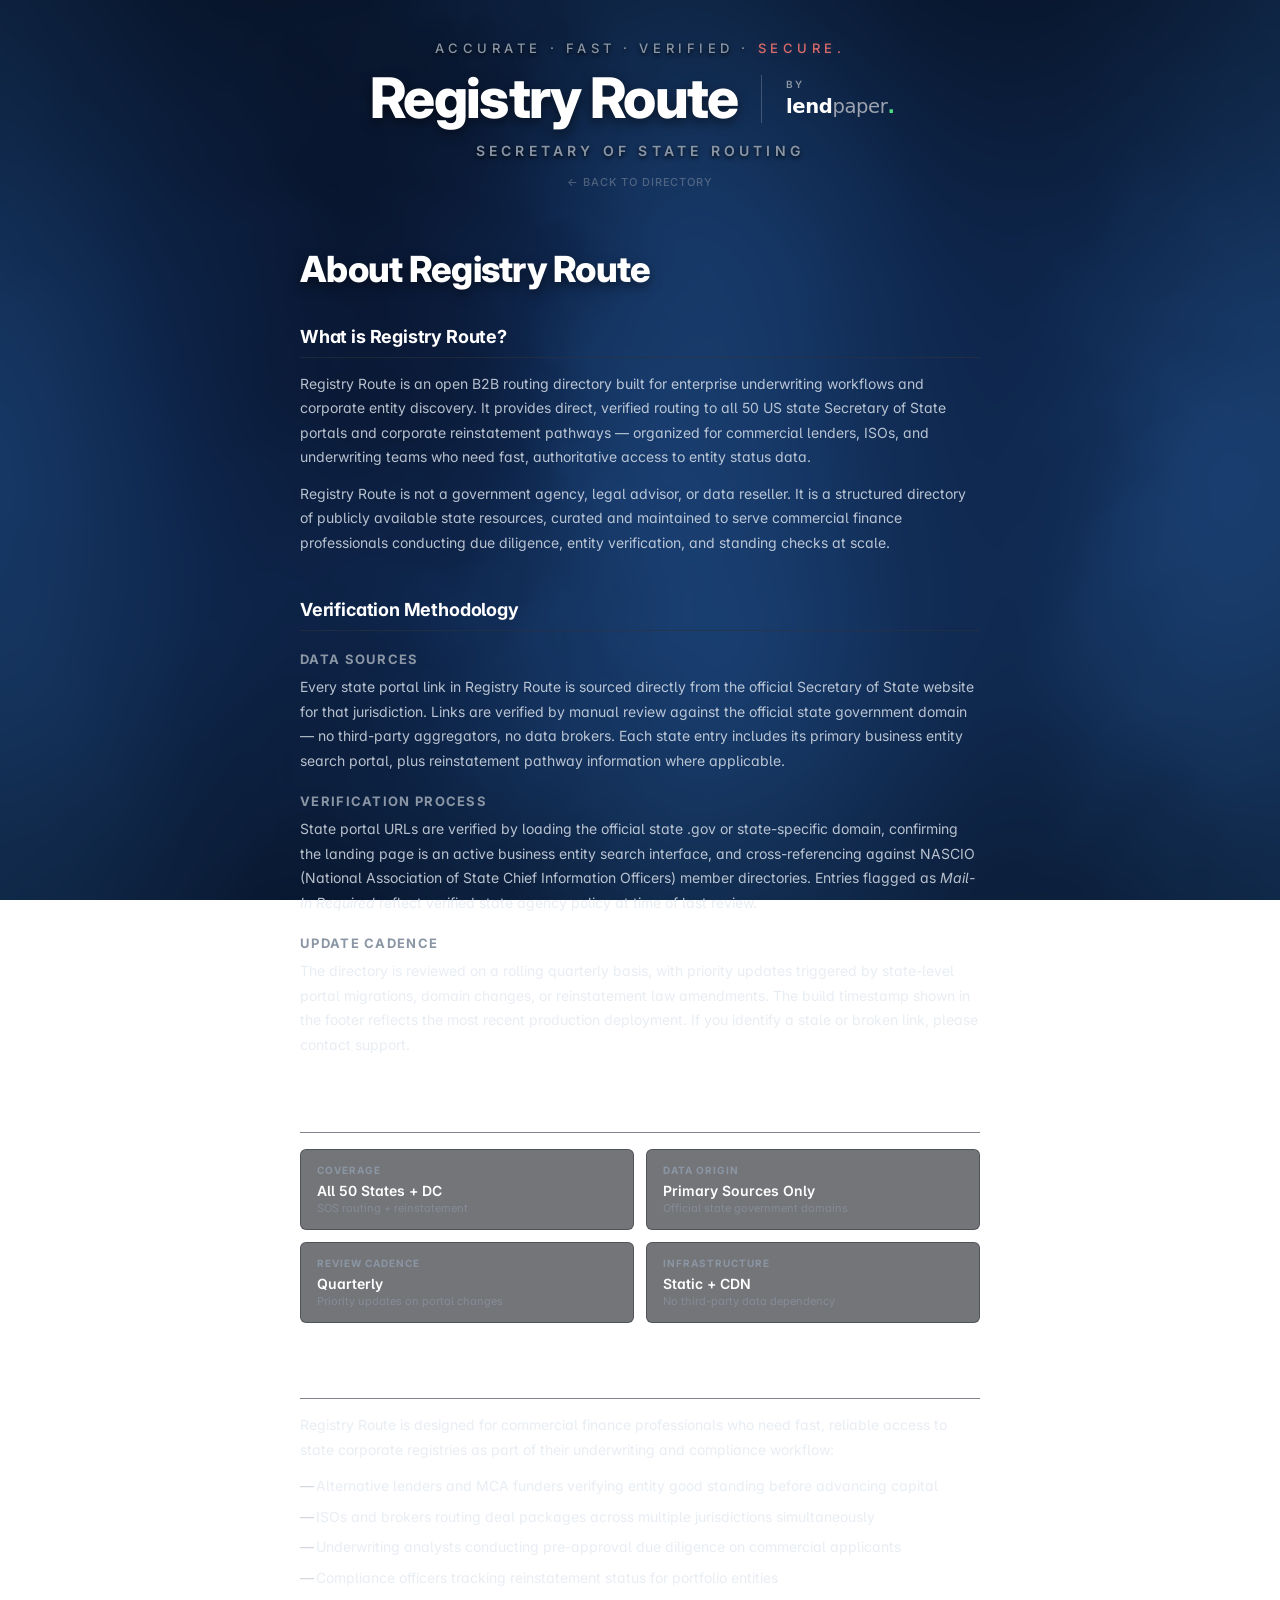
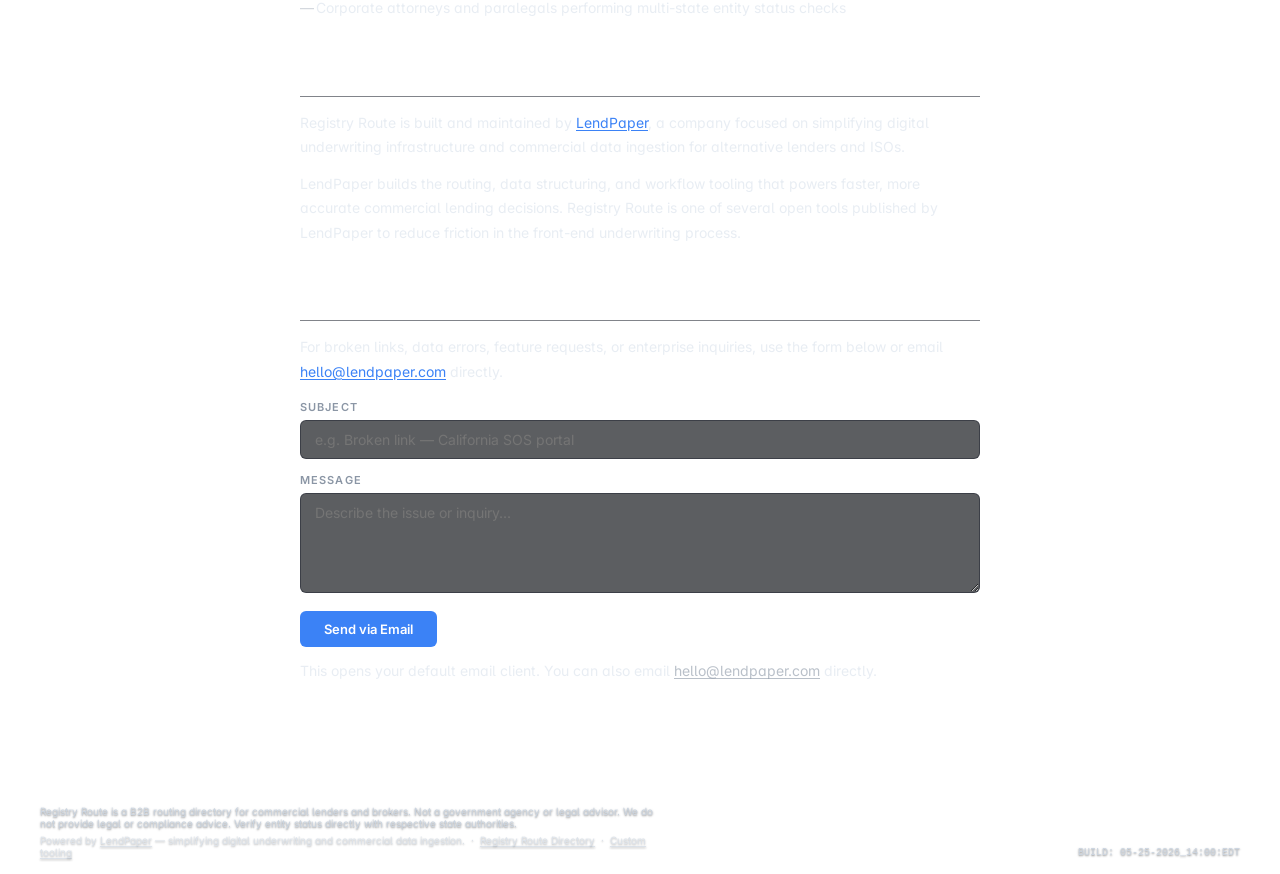
<file: about.html>
<!DOCTYPE html>
<html lang="en">
<head>
<script async src="https://www.googletagmanager.com/gtag/js?id=G-T15G3SS8HL"></script>
<script>
  window.dataLayer = window.dataLayer || [];
  function gtag(){dataLayer.push(arguments);}
  gtag('js', new Date());
  gtag('config', 'G-T15G3SS8HL');
</script>

<meta charset="UTF-8">
<meta name="viewport" content="width=device-width, initial-scale=1.0">

<title>About Registry Route | Open B2B SOS Routing Directory</title>
<meta name="description" content="Registry Route is an open B2B routing directory for enterprise underwriting and corporate discovery — powered by LendPaper. Learn about our methodology, data accuracy, and infrastructure.">
<meta name="keywords" content="about Registry Route, SOS routing directory, Secretary of State data, B2B corporate directory, alternative lending tools, LendPaper">

<meta property="og:type" content="website">
<meta property="og:url" content="https://registryroute.com/about">
<meta property="og:title" content="About Registry Route | Open B2B SOS Routing Directory">
<meta property="og:description" content="An open B2B routing directory for enterprise underwriting and corporate discovery. Accurate. Verified. Powered by LendPaper.">
<meta property="og:image" content="https://registryroute.com/og-image.png">

<meta name="twitter:card" content="summary_large_image">
<meta name="twitter:url" content="https://registryroute.com/about">
<meta name="twitter:title" content="About Registry Route">
<meta name="twitter:description" content="Open B2B routing directory for enterprise underwriting — powered by LendPaper.">
<meta name="twitter:image" content="https://registryroute.com/twitter-card.png">

<script type="application/ld+json">
{
  "@context": "https://schema.org",
  "@type": "AboutPage",
  "url": "https://registryroute.com/about",
  "name": "About Registry Route",
  "description": "Registry Route is an open B2B routing directory for enterprise underwriting, corporate discovery, and Secretary of State routing across all 50 US states.",
  "inLanguage": "en-US",
  "isPartOf": {
    "@type": "WebSite",
    "name": "Registry Route",
    "url": "https://registryroute.com"
  },
  "publisher": {
    "@type": "Organization",
    "name": "LendPaper",
    "url": "https://lendpaper.com",
    "description": "LendPaper builds digital underwriting infrastructure for alternative lenders and ISOs."
  },
  "mainEntity": {
    "@type": "Organization",
    "name": "Registry Route",
    "url": "https://registryroute.com",
    "parentOrganization": {
      "@type": "Organization",
      "name": "LendPaper",
      "url": "https://lendpaper.com"
    },
    "contactPoint": {
      "@type": "ContactPoint",
      "contactType": "technical support",
      "email": "hello@lendpaper.com"
    }
  }
}
</script>

<link rel="icon" type="image/x-icon" href="favicon.ico?v=20260511_2145">
<link rel="apple-touch-icon" href="favicon-apple-touch.png?v=20260511_2145">
<link rel="canonical" href="https://registryroute.com/about">

<link rel="preconnect" href="https://fonts.googleapis.com">
<link rel="preconnect" href="https://fonts.gstatic.com" crossorigin>
<link href="https://fonts.googleapis.com/css2?family=Inter:wght@400;500;600;700;800&display=swap" rel="stylesheet">

<style>
*,*::before,*::after { box-sizing:border-box; margin:0; padding:0; }
:root {
  --bg: #0f1115;
  --surf: rgba(24, 26, 31, 0.85);
  --highlight: #3b82f6;
  --sos-hover: #f87171;
  --text: #e2e8f0;
  --muted: #8b96a5;
  --border: rgba(46, 51, 61, 0.5);
  font-feature-settings: "cv05", "cv11", "ss01";
}
html {
  background: #020408;
}
html, body {
  min-height: 100%;
  color: var(--text);
  font-family: 'Inter', sans-serif;
  overflow-x: hidden;
  display: flex;
  flex-direction: column;
  background: transparent !important;
}
body {
  overflow-y: auto;
}

#c {
  position: fixed;
  top: 0; left: 0;
  width: 100vw; height: 100vh;
  z-index: -10;
  display: block;
  background: #020408;
}

/* HEADER */
header {
  width: 100%;
  padding: 40px 40px 20px 40px;
  display: flex;
  flex-direction: column;
  align-items: center;
  text-align: center;
  flex-shrink: 0;
  z-index: 10;
}
.brand-block { display: flex; flex-direction: column; align-items: center; }
.brand-title-wrapper {
  display: flex;
  align-items: center;
  justify-content: center;
  gap: 24px;
  margin-bottom: 8px;
}
.brand-divider {
  width: 1px; height: 48px;
  background-color: rgba(255,255,255,0.2);
}
.brand-cobrand {
  display: flex; flex-direction: column;
  align-items: flex-start; justify-content: center;
}
.cobrand-by {
  font-size: 10px; font-weight: 600;
  color: #8b96a5; letter-spacing: 0.15em;
  margin-bottom: 4px; line-height: 1;
}
.lendpaper-logo { height: 26px; width: auto; display: block; }
.brand-title {
  font-size: 56px; font-weight: 800; color: #ffffff;
  letter-spacing: -0.03em; line-height: 1.1;
  text-shadow: 0 4px 12px rgba(0,0,0,0.5);
}
.brand-subtitle {
  font-size: 13px; font-weight: 500;
  letter-spacing: 0.35em; color: #8b96a5;
  text-transform: uppercase; margin-bottom: 12px;
  text-shadow: 0 2px 4px rgba(0,0,0,0.8);
}
.brand-subtitle .highlight-secure {
  color: #db6b6b;
  text-shadow: 0 0 8px rgba(219,107,107,0.2);
}
.brand-tagline {
  font-size: 14px; font-weight: 600;
  letter-spacing: 0.3em; color: #8b96a5;
  margin-top: 4px; text-transform: uppercase;
  text-shadow: 0 2px 4px rgba(0,0,0,0.8);
}
.header-back-link {
  margin-top: 16px;
  font-size: 11px;
  font-weight: 500;
  color: rgba(139,150,165,0.5);
  text-decoration: none;
  letter-spacing: 0.08em;
  text-transform: uppercase;
  transition: color 0.2s;
}
.header-back-link:hover { color: rgba(139,150,165,0.85); }

/* MAIN CONTENT */
main.about-main {
  flex: 1;
  width: 100%;
  max-width: 760px;
  margin: 0 auto;
  padding: 40px 40px 60px 40px;
  z-index: 10;
}

article.about-article {
  width: 100%;
}

.about-h1 {
  font-size: 36px;
  font-weight: 800;
  color: #ffffff;
  letter-spacing: -0.02em;
  line-height: 1.15;
  margin-bottom: 36px;
  text-shadow: 0 4px 12px rgba(0,0,0,0.5);
}

section.about-section {
  margin-bottom: 44px;
}

.about-section h2 {
  font-size: 18px;
  font-weight: 700;
  color: #ffffff;
  letter-spacing: -0.01em;
  margin-bottom: 14px;
  padding-bottom: 10px;
  border-bottom: 1px solid rgba(46,51,61,0.6);
}

.about-section h3 {
  font-size: 13px;
  font-weight: 700;
  color: var(--muted);
  text-transform: uppercase;
  letter-spacing: 0.1em;
  margin-top: 20px;
  margin-bottom: 8px;
}

.about-section p {
  font-size: 14px;
  line-height: 1.75;
  color: rgba(226,232,240,0.8);
  margin-bottom: 12px;
}

.about-section a {
  color: var(--highlight);
  text-decoration: underline;
  text-underline-offset: 2px;
  transition: opacity 0.15s;
}
.about-section a:hover { opacity: 0.75; }

.about-section ul {
  list-style: none;
  margin: 12px 0;
}
.about-section ul li {
  font-size: 14px;
  line-height: 1.75;
  color: rgba(226,232,240,0.8);
  padding-left: 16px;
  position: relative;
  margin-bottom: 6px;
}
.about-section ul li::before {
  content: "—";
  position: absolute;
  left: 0;
  color: rgba(139,150,165,0.4);
}

.spec-grid {
  display: grid;
  grid-template-columns: 1fr 1fr;
  gap: 12px;
  margin-top: 16px;
}
.spec-item {
  background: rgba(24,26,31,0.6);
  border: 1px solid rgba(46,51,61,0.5);
  border-radius: 6px;
  padding: 14px 16px;
  backdrop-filter: blur(8px);
}
.spec-label {
  font-size: 10px;
  font-weight: 700;
  color: var(--muted);
  text-transform: uppercase;
  letter-spacing: 0.1em;
  margin-bottom: 6px;
}
.spec-value {
  font-size: 14px;
  font-weight: 600;
  color: #fff;
}
.spec-sub {
  font-size: 11px;
  color: rgba(139,150,165,0.7);
  margin-top: 2px;
}

/* CONTACT FORM */
.contact-form {
  margin-top: 16px;
}
.form-group {
  margin-bottom: 14px;
}
.form-label {
  display: block;
  font-size: 11px;
  font-weight: 600;
  color: var(--muted);
  text-transform: uppercase;
  letter-spacing: 0.1em;
  margin-bottom: 6px;
}
.form-input,
.form-textarea {
  width: 100%;
  background: rgba(24,26,31,0.7);
  border: 1px solid rgba(46,51,61,0.7);
  border-radius: 6px;
  padding: 10px 14px;
  font-size: 14px;
  color: #fff;
  font-family: 'Inter', sans-serif;
  outline: none;
  transition: border-color 0.2s;
  backdrop-filter: blur(8px);
}
.form-input:focus,
.form-textarea:focus { border-color: var(--highlight); }
.form-textarea { resize: vertical; min-height: 100px; }
.form-submit {
  display: inline-block;
  padding: 10px 24px;
  background: var(--highlight);
  color: #fff;
  font-size: 13px;
  font-weight: 600;
  font-family: 'Inter', sans-serif;
  border: none;
  border-radius: 6px;
  cursor: pointer;
  transition: background 0.15s;
}
.form-submit:hover { background: #2563eb; }
.form-alt {
  margin-top: 12px;
  font-size: 12px;
  color: rgba(139,150,165,0.6);
}
.form-alt a {
  color: rgba(139,150,165,0.6);
  text-underline-offset: 2px;
}

/* FOOTER */
footer {
  width: 100%;
  padding: 16px 40px;
  display: flex; justify-content: space-between;
  align-items: flex-end; flex-shrink: 0;
  font-size: 10px; color: #cbd5e1;
  z-index: 10;
  border-top: 1px solid rgba(255,255,255,0.04);
}
.footer-right { font-family: monospace; text-shadow: 0 1px 2px rgba(0,0,0,0.5); }
.footer-left { text-shadow: 0 1px 2px rgba(0,0,0,0.5); }

/* MOBILE */
@media (max-width: 600px) {
  header { padding: 20px; }
  .brand-title { font-size: 36px; }
  .brand-subtitle { font-size: 10px; letter-spacing: 0.2em; }
  .brand-tagline { font-size: 11px; }
  .brand-title-wrapper { flex-direction: column; gap: 12px; }
  .brand-divider { width: 48px; height: 1px; }
  .brand-cobrand { align-items: center; }
  .lendpaper-logo { height: 20px; }
  main.about-main { padding: 24px 20px 48px 20px; }
  .about-h1 { font-size: 26px; }
  .spec-grid { grid-template-columns: 1fr; }
  footer { padding: 20px; flex-direction: column; gap: 10px; align-items: center; text-align: center; }
}
</style>
</head>
<body>

<canvas id="c"></canvas>

<header>
  <div class="brand-block">
    <div class="brand-subtitle">ACCURATE &middot; FAST &middot; VERIFIED &middot; <span class="highlight-secure">SECURE.</span></div>
    <div class="brand-title-wrapper">
      <a href="/" style="text-decoration:none;"><h1 class="brand-title">Registry Route</h1></a>
      <div class="brand-divider"></div>
      <div class="brand-cobrand">
        <span class="cobrand-by">BY</span>
        <a href="https://lendpaper.com" target="_blank" rel="noopener noreferrer">
          <img src="logo-wordmark-dark.svg" alt="LendPaper" class="lendpaper-logo">
        </a>
      </div>
    </div>
    <h2 class="brand-tagline">Secretary of State Routing</h2>
    <a href="/" class="header-back-link">&#8592; Back to Directory</a>
  </div>
</header>

<main class="about-main">
  <article class="about-article" itemscope itemtype="https://schema.org/AboutPage">

    <h1 class="about-h1" itemprop="name">About Registry Route</h1>

    <section class="about-section">
      <h2>What is Registry Route?</h2>
      <p itemprop="description">Registry Route is an open B2B routing directory built for enterprise underwriting workflows and corporate entity discovery. It provides direct, verified routing to all 50 US state Secretary of State portals and corporate reinstatement pathways — organized for commercial lenders, ISOs, and underwriting teams who need fast, authoritative access to entity status data.</p>
      <p>Registry Route is not a government agency, legal advisor, or data reseller. It is a structured directory of publicly available state resources, curated and maintained to serve commercial finance professionals conducting due diligence, entity verification, and standing checks at scale.</p>
    </section>

    <section class="about-section">
      <h2>Verification Methodology</h2>
      <h3>Data Sources</h3>
      <p>Every state portal link in Registry Route is sourced directly from the official Secretary of State website for that jurisdiction. Links are verified by manual review against the official state government domain — no third-party aggregators, no data brokers. Each state entry includes its primary business entity search portal, plus reinstatement pathway information where applicable.</p>
      <h3>Verification Process</h3>
      <p>State portal URLs are verified by loading the official state .gov or state-specific domain, confirming the landing page is an active business entity search interface, and cross-referencing against NASCIO (National Association of State Chief Information Officers) member directories. Entries flagged as <em>Mail-In Required</em> reflect verified state agency policy at time of last review.</p>
      <h3>Update Cadence</h3>
      <p>The directory is reviewed on a rolling quarterly basis, with priority updates triggered by state-level portal migrations, domain changes, or reinstatement law amendments. The build timestamp shown in the footer reflects the most recent production deployment. If you identify a stale or broken link, please contact support.</p>
    </section>

    <section class="about-section">
      <h2>Infrastructure &amp; Accuracy</h2>
      <div class="spec-grid">
        <div class="spec-item">
          <div class="spec-label">Coverage</div>
          <div class="spec-value">All 50 States + DC</div>
          <div class="spec-sub">SOS routing + reinstatement</div>
        </div>
        <div class="spec-item">
          <div class="spec-label">Data Origin</div>
          <div class="spec-value">Primary Sources Only</div>
          <div class="spec-sub">Official state government domains</div>
        </div>
        <div class="spec-item">
          <div class="spec-label">Review Cadence</div>
          <div class="spec-value">Quarterly</div>
          <div class="spec-sub">Priority updates on portal changes</div>
        </div>
        <div class="spec-item">
          <div class="spec-label">Infrastructure</div>
          <div class="spec-value">Static + CDN</div>
          <div class="spec-sub">No third-party data dependency</div>
        </div>
      </div>
    </section>

    <section class="about-section">
      <h2>Who Uses Registry Route?</h2>
      <p>Registry Route is designed for commercial finance professionals who need fast, reliable access to state corporate registries as part of their underwriting and compliance workflow:</p>
      <ul>
        <li>Alternative lenders and MCA funders verifying entity good standing before advancing capital</li>
        <li>ISOs and brokers routing deal packages across multiple jurisdictions simultaneously</li>
        <li>Underwriting analysts conducting pre-approval due diligence on commercial applicants</li>
        <li>Compliance officers tracking reinstatement status for portfolio entities</li>
        <li>Corporate attorneys and paralegals performing multi-state entity status checks</li>
      </ul>
    </section>

    <section class="about-section">
      <h2>Powered by LendPaper</h2>
      <p>Registry Route is built and maintained by <a href="https://lendpaper.com" target="_blank" rel="noopener">LendPaper</a>, a company focused on simplifying digital underwriting infrastructure and commercial data ingestion for alternative lenders and ISOs.</p>
      <p>LendPaper builds the routing, data structuring, and workflow tooling that powers faster, more accurate commercial lending decisions. Registry Route is one of several open tools published by LendPaper to reduce friction in the front-end underwriting process.</p>
    </section>

    <section class="about-section">
      <h2>Technical Support</h2>
      <p>For broken links, data errors, feature requests, or enterprise inquiries, use the form below or email <a href="mailto:hello@lendpaper.com?subject=Registry%20Route%20%7C%20Services%20Question&body=Hi%20Team%2C%20%0A%0AReaching%20out%20regarding%20Registry%20Route%20because%20I%20have%20a%20question%20about%20your%20services.%20Can%20you%20please%20contact%20me%20when%20you%20have%20a%20moment%3F%0A%0AThank%20you%2C">hello@lendpaper.com</a> directly.</p>
      <form class="contact-form" action="mailto:hello@lendpaper.com?subject=Registry%20Route%20%7C%20Services%20Question&body=Hi%20Team%2C%20%0A%0AReaching%20out%20regarding%20Registry%20Route%20because%20I%20have%20a%20question%20about%20your%20services.%20Can%20you%20please%20contact%20me%20when%20you%20have%20a%20moment%3F%0A%0AThank%20you%2C" method="GET" enctype="text/plain">
        <div class="form-group">
          <label class="form-label" for="contact-subject">Subject</label>
          <input class="form-input" type="text" id="contact-subject" name="subject" placeholder="e.g. Broken link — California SOS portal">
        </div>
        <div class="form-group">
          <label class="form-label" for="contact-body">Message</label>
          <textarea class="form-textarea" id="contact-body" name="body" placeholder="Describe the issue or inquiry..."></textarea>
        </div>
        <button class="form-submit" type="submit">Send via Email</button>
        <p class="form-alt">This opens your default email client. You can also email <a href="mailto:hello@lendpaper.com?subject=Registry%20Route%20%7C%20Services%20Question&body=Hi%20Team%2C%20%0A%0AReaching%20out%20regarding%20Registry%20Route%20because%20I%20have%20a%20question%20about%20your%20services.%20Can%20you%20please%20contact%20me%20when%20you%20have%20a%20moment%3F%0A%0AThank%20you%2C">hello@lendpaper.com</a> directly.</p>
      </form>
    </section>

  </article>
</main>

<footer>
  <div class="footer-left" style="max-width:620px;">
    Registry Route is a B2B routing directory for commercial lenders and brokers. Not a government agency or legal advisor. We do not provide legal or compliance advice. Verify entity status directly with respective state authorities.
    <p style="margin-top:5px;opacity:0.65;">Powered by <a href="https://lendpaper.com" target="_blank" rel="noopener" style="color:inherit;text-decoration:underline;text-underline-offset:2px;">LendPaper</a> &mdash; simplifying digital underwriting and commercial data ingestion. &nbsp;&middot;&nbsp; <a href="/" style="color:inherit;text-decoration:underline;text-underline-offset:2px;">Registry Route Directory</a> &nbsp;&middot;&nbsp; <a href="/tooling" style="color:inherit;text-decoration:underline;text-underline-offset:2px;">Custom tooling</a></p>
  </div>
  <div class="footer-right">BUILD: 05-25-2026_14:00:EDT</div>
</footer>

<script>
(function(){
  const canvas = document.getElementById('c');
  const gl = canvas.getContext('webgl') || canvas.getContext('experimental-webgl');
  if(!gl){ canvas.style.background='#0a1628'; return; }

  const vs = `attribute vec2 a; void main(){ gl_Position = vec4(a, 0., 1.); }`;
  const fs = `
precision highp float;
uniform vec2 u_res; uniform float u_time; uniform vec2 u_mouse; uniform float u_hover;
float hash(vec2 p){ p=fract(p*vec2(234.34,435.345)); p+=dot(p,p+34.23); return fract(p.x*p.y); }
float noise(vec2 p){ vec2 i=floor(p); vec2 f=fract(p); vec2 u=f*f*(3.-2.*f); return mix(mix(hash(i),hash(i+vec2(1.,0.)),u.x),mix(hash(i+vec2(0.,1.)),hash(i+vec2(1.,1.)),u.x),u.y); }
float fbm(vec2 p){ float v=0.; float amp=0.5; float freq=1.; for(int i=0;i<6;i++){ v+=amp*noise(p*freq); amp*=0.5; freq*=2.1; p+=vec2(0.3,0.17); } return v; }
void main(){
  vec2 uv=gl_FragCoord.xy/u_res; uv.y=1.-uv.y;
  vec2 aspect=vec2(u_res.x/u_res.y,1.); vec2 st=uv*aspect;
  float t=u_time*0.22; float t2=u_time*0.13;
  vec2 q=vec2(fbm(st+vec2(0.,t)),fbm(st+vec2(1.7,t2)));
  vec2 r=vec2(fbm(st+1.4*q+vec2(1.7,9.2)+0.16*t),fbm(st+1.4*q+vec2(8.3,2.8)+0.126*t2));
  float f=fbm(st+r);
  float wave1=sin(st.x*6.0+f*2.5+t*1.8)*0.5+0.5;
  float wave2=sin(st.x*4.2-f*1.8+t*1.2+1.2)*0.5+0.5;
  float wave3=sin(st.x*9.1+f*3.2-t*2.1+2.4)*0.5+0.5;
  float depth=uv.y; float shifted=wave1*0.2+wave2*0.12+wave3*0.08+f*0.3+depth*0.1;
  vec3 deep=vec3(0.02,0.05,0.13); vec3 mid=vec3(0.04,0.12,0.26); vec3 surface=vec3(0.08,0.22,0.42);
  vec3 col=deep;
  col=mix(col,mid,smoothstep(0.0,0.35,shifted));
  col=mix(col,surface,smoothstep(0.25,0.55,shifted));
  float vignette=1.-smoothstep(0.3,1.0,length((uv-0.5)*vec2(1.0,1.6)));
  col*=0.6+0.4*vignette; col=pow(col,vec3(0.9));
  gl_FragColor=vec4(col,1.);
}`;

  function compile(type,src){ const s=gl.createShader(type); gl.shaderSource(s,src); gl.compileShader(s); return s; }
  const prog=gl.createProgram();
  gl.attachShader(prog,compile(gl.VERTEX_SHADER,vs));
  gl.attachShader(prog,compile(gl.FRAGMENT_SHADER,fs));
  gl.linkProgram(prog); gl.useProgram(prog);
  const buf=gl.createBuffer(); gl.bindBuffer(gl.ARRAY_BUFFER,buf);
  gl.bufferData(gl.ARRAY_BUFFER,new Float32Array([-1,-1,1,-1,-1,1,1,1]),gl.STATIC_DRAW);
  const loc=gl.getAttribLocation(prog,'a');
  gl.enableVertexAttribArray(loc); gl.vertexAttribPointer(loc,2,gl.FLOAT,false,0,0);
  const uRes=gl.getUniformLocation(prog,'u_res');
  const uTime=gl.getUniformLocation(prog,'u_time');
  const uMouse=gl.getUniformLocation(prog,'u_mouse');
  const uHover=gl.getUniformLocation(prog,'u_hover');
  let lastTime=0;
  function resize(){ canvas.width=window.innerWidth*window.devicePixelRatio; canvas.height=window.innerHeight*window.devicePixelRatio; canvas.style.width=window.innerWidth+'px'; canvas.style.height=window.innerHeight+'px'; gl.viewport(0,0,canvas.width,canvas.height); }
  resize(); window.addEventListener('resize',resize);
  function frame(ts){
    lastTime=ts;
    gl.uniform2f(uRes,canvas.width,canvas.height);
    gl.uniform1f(uTime,ts*0.001);
    gl.uniform2f(uMouse,0.5,0.5);
    gl.uniform1f(uHover,0);
    gl.drawArrays(gl.TRIANGLE_STRIP,0,4);
    requestAnimationFrame(frame);
  }
  requestAnimationFrame(ts=>{ lastTime=ts; requestAnimationFrame(frame); });
})();
</script>

</body>
</html>
</file>
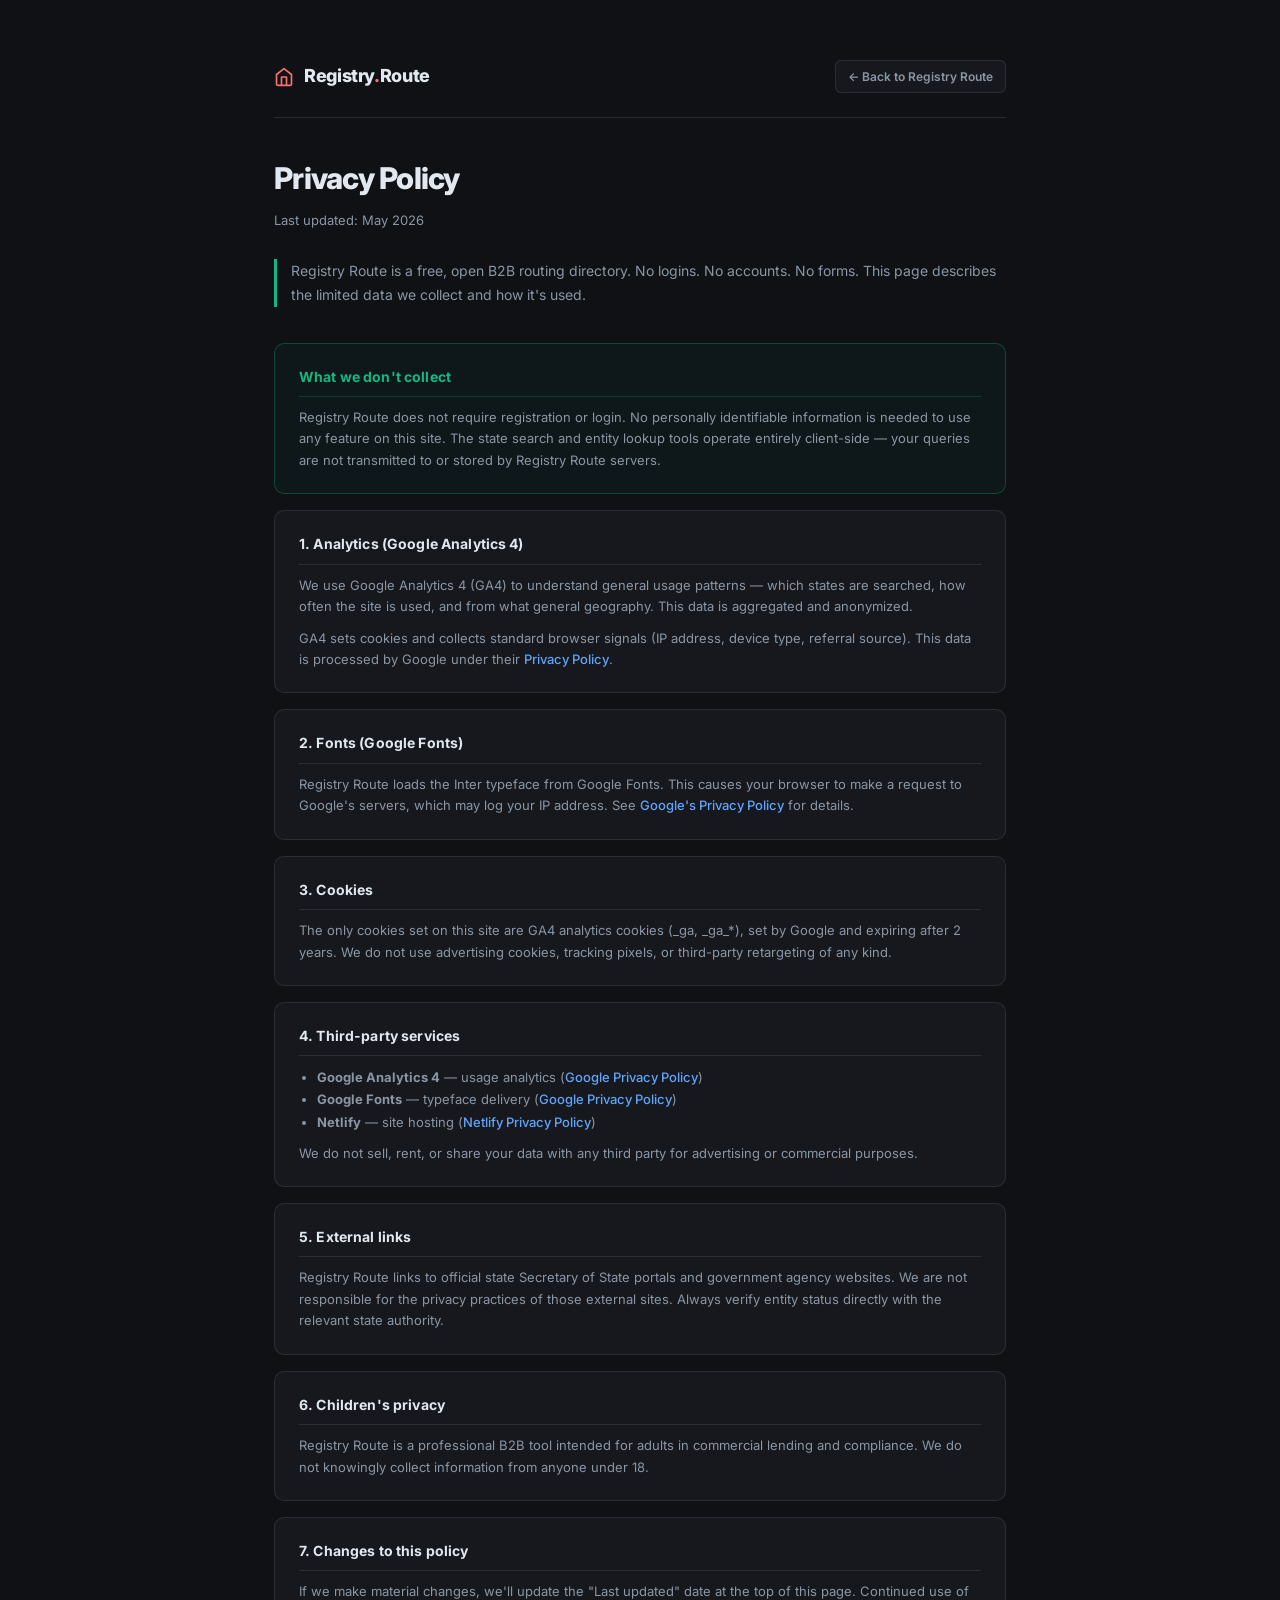
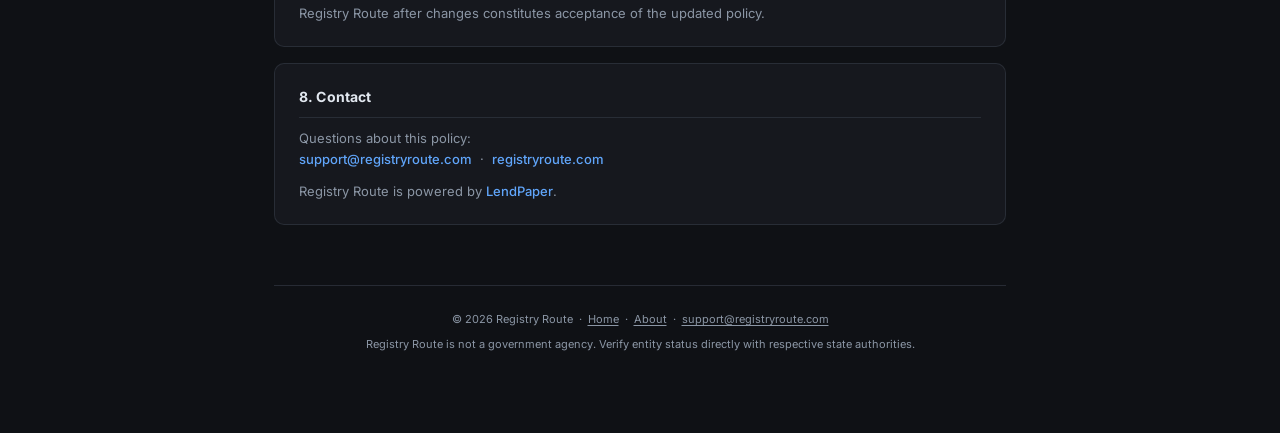
<file: privacy.html>
<!DOCTYPE html>
<html lang="en">
<head>
<script async src="https://www.googletagmanager.com/gtag/js?id=G-T15G3SS8HL"></script>
<script>
  window.dataLayer = window.dataLayer || [];
  function gtag(){dataLayer.push(arguments);}
  gtag('js', new Date());
  gtag('config', 'G-T15G3SS8HL');
</script>
<meta charset="UTF-8">
<meta name="viewport" content="width=device-width, initial-scale=1.0">
<title>Privacy Policy — Registry Route</title>
<meta name="description" content="Registry Route privacy policy. How we handle data on registryroute.com.">
<link rel="canonical" href="https://registryroute.com/privacy">
<link rel="icon" type="image/x-icon" href="favicon.ico">
<link rel="preconnect" href="https://fonts.googleapis.com">
<link rel="preconnect" href="https://fonts.gstatic.com" crossorigin>
<link href="https://fonts.googleapis.com/css2?family=Inter:wght@400;500;600;700;800&display=swap" rel="stylesheet">
<style>
    :root {
        --bg: #0f1115;
        --bg-card: rgba(24, 26, 31, 0.95);
        --border: rgba(46, 51, 61, 0.8);
        --text: #e2e8f0;
        --muted: #8b96a5;
        --accent: #3b82f6;
        --good: #10b981;
        --font-stack: 'Inter', -apple-system, BlinkMacSystemFont, sans-serif;
    }

    *, *::before, *::after { box-sizing: border-box; margin: 0; padding: 0; }

    html { background: #020408; }

    body {
        font-family: var(--font-stack);
        background-color: var(--bg);
        color: var(--text);
        line-height: 1.6;
        -webkit-font-smoothing: antialiased;
        min-height: 100vh;
    }

    .container {
        max-width: 780px;
        margin: 0 auto;
        padding: 60px 24px 80px;
    }

    .header {
        display: flex;
        justify-content: space-between;
        align-items: center;
        border-bottom: 1px solid var(--border);
        padding-bottom: 24px;
        margin-bottom: 36px;
    }

    .logo-link {
        display: flex;
        align-items: center;
        gap: 10px;
        text-decoration: none;
        color: var(--text);
    }

    .logo-text {
        font-size: 18px;
        font-weight: 800;
        letter-spacing: -0.02em;
        color: var(--text);
    }

    .logo-dot { color: #f87171; }

    .back-btn {
        font-size: 12px;
        font-weight: 600;
        color: var(--muted);
        text-decoration: none;
        border: 1px solid var(--border);
        padding: 6px 12px;
        border-radius: 6px;
        background: var(--bg-card);
        transition: all 150ms ease;
    }
    .back-btn:hover { color: var(--text); border-color: rgba(100, 116, 139, 0.5); }

    h1 {
        font-size: 30px;
        font-weight: 800;
        letter-spacing: -0.025em;
        color: var(--text);
        margin: 0 0 8px 0;
    }

    .last-updated {
        font-size: 13px;
        color: var(--muted);
        margin-bottom: 28px;
    }

    .intro {
        font-size: 14px;
        color: var(--muted);
        margin-bottom: 36px;
        line-height: 1.7;
        border-left: 3px solid var(--good);
        padding-left: 14px;
    }

    .section {
        margin-bottom: 16px;
        background: var(--bg-card);
        border: 1px solid var(--border);
        border-radius: 10px;
        padding: 22px 24px;
    }

    .section h2 {
        font-size: 14px;
        font-weight: 700;
        color: var(--text);
        margin: 0 0 10px 0;
        border-bottom: 1px solid var(--border);
        padding-bottom: 8px;
        letter-spacing: 0.01em;
    }

    .section p {
        font-size: 13px;
        color: var(--muted);
        margin: 0 0 10px 0;
        line-height: 1.65;
    }
    .section p:last-child { margin-bottom: 0; }

    .section ul {
        font-size: 13px;
        color: var(--muted);
        margin: 0;
        padding-left: 18px;
        line-height: 1.7;
    }

    .section a { color: #60a5fa; font-weight: 500; text-decoration: none; }
    .section a:hover { text-decoration: underline; }

    .section-good {
        border-color: rgba(16, 185, 129, 0.3);
        background: rgba(16, 185, 129, 0.04);
    }
    .section-good h2 { color: var(--good); border-color: rgba(16, 185, 129, 0.2); }

    .footer {
        border-top: 1px solid var(--border);
        margin-top: 60px;
        padding-top: 24px;
        text-align: center;
        font-size: 11px;
        color: var(--muted);
        line-height: 1.7;
    }

    .footer a { color: var(--muted); text-decoration: underline; text-underline-offset: 2px; }
    .footer a:hover { color: var(--text); }

    @media (max-width: 640px) {
        .container { padding: 30px 16px 60px; }
        h1 { font-size: 24px; }
        .header { flex-direction: column; align-items: flex-start; gap: 14px; }
    }
</style>
</head>
<body>
<div class="container">

  <div class="header">
    <a href="/" class="logo-link">
      <svg width="20" height="20" viewBox="0 0 24 24" fill="none" stroke="#f87171" stroke-width="2" stroke-linecap="round" stroke-linejoin="round">
        <path d="M3 9l9-7 9 7v11a2 2 0 0 1-2 2H5a2 2 0 0 1-2-2z"/>
        <polyline points="9 22 9 12 15 12 15 22"/>
      </svg>
      <span class="logo-text">Registry<span class="logo-dot">.</span>Route</span>
    </a>
    <a href="/" class="back-btn">← Back to Registry Route</a>
  </div>

  <h1>Privacy Policy</h1>
  <p class="last-updated">Last updated: May 2026</p>

  <p class="intro">Registry Route is a free, open B2B routing directory. No logins. No accounts. No forms. This page describes the limited data we collect and how it's used.</p>

  <div class="section section-good">
    <h2>What we don't collect</h2>
    <p>Registry Route does not require registration or login. No personally identifiable information is needed to use any feature on this site. The state search and entity lookup tools operate entirely client-side — your queries are not transmitted to or stored by Registry Route servers.</p>
  </div>

  <div class="section">
    <h2>1. Analytics (Google Analytics 4)</h2>
    <p>We use Google Analytics 4 (GA4) to understand general usage patterns — which states are searched, how often the site is used, and from what general geography. This data is aggregated and anonymized.</p>
    <p>GA4 sets cookies and collects standard browser signals (IP address, device type, referral source). This data is processed by Google under their <a href="https://policies.google.com/privacy" target="_blank" rel="noopener">Privacy Policy</a>.</p>
  </div>

  <div class="section">
    <h2>2. Fonts (Google Fonts)</h2>
    <p>Registry Route loads the Inter typeface from Google Fonts. This causes your browser to make a request to Google's servers, which may log your IP address. See <a href="https://policies.google.com/privacy" target="_blank" rel="noopener">Google's Privacy Policy</a> for details.</p>
  </div>

  <div class="section">
    <h2>3. Cookies</h2>
    <p>The only cookies set on this site are GA4 analytics cookies (_ga, _ga_*), set by Google and expiring after 2 years. We do not use advertising cookies, tracking pixels, or third-party retargeting of any kind.</p>
  </div>

  <div class="section">
    <h2>4. Third-party services</h2>
    <ul>
      <li><strong>Google Analytics 4</strong> — usage analytics (<a href="https://policies.google.com/privacy" target="_blank" rel="noopener">Google Privacy Policy</a>)</li>
      <li><strong>Google Fonts</strong> — typeface delivery (<a href="https://policies.google.com/privacy" target="_blank" rel="noopener">Google Privacy Policy</a>)</li>
      <li><strong>Netlify</strong> — site hosting (<a href="https://www.netlify.com/privacy/" target="_blank" rel="noopener">Netlify Privacy Policy</a>)</li>
    </ul>
    <p style="margin-top:10px;">We do not sell, rent, or share your data with any third party for advertising or commercial purposes.</p>
  </div>

  <div class="section">
    <h2>5. External links</h2>
    <p>Registry Route links to official state Secretary of State portals and government agency websites. We are not responsible for the privacy practices of those external sites. Always verify entity status directly with the relevant state authority.</p>
  </div>

  <div class="section">
    <h2>6. Children's privacy</h2>
    <p>Registry Route is a professional B2B tool intended for adults in commercial lending and compliance. We do not knowingly collect information from anyone under 18.</p>
  </div>

  <div class="section">
    <h2>7. Changes to this policy</h2>
    <p>If we make material changes, we'll update the "Last updated" date at the top of this page. Continued use of Registry Route after changes constitutes acceptance of the updated policy.</p>
  </div>

  <div class="section">
    <h2>8. Contact</h2>
    <p>Questions about this policy:<br>
    <a href="mailto:support@registryroute.com">support@registryroute.com</a> &nbsp;·&nbsp; <a href="https://registryroute.com">registryroute.com</a></p>
    <p style="margin-top:8px;">Registry Route is powered by <a href="https://lendpaper.com" target="_blank" rel="noopener">LendPaper</a>.</p>
  </div>

  <div class="footer">
    <p>© 2026 Registry Route &nbsp;·&nbsp; <a href="/">Home</a> &nbsp;·&nbsp; <a href="/about">About</a> &nbsp;·&nbsp; <a href="mailto:support@registryroute.com">support@registryroute.com</a></p>
    <p style="margin-top:6px;">Registry Route is not a government agency. Verify entity status directly with respective state authorities.</p>
  </div>

</div>
</body>
</html>
</file>
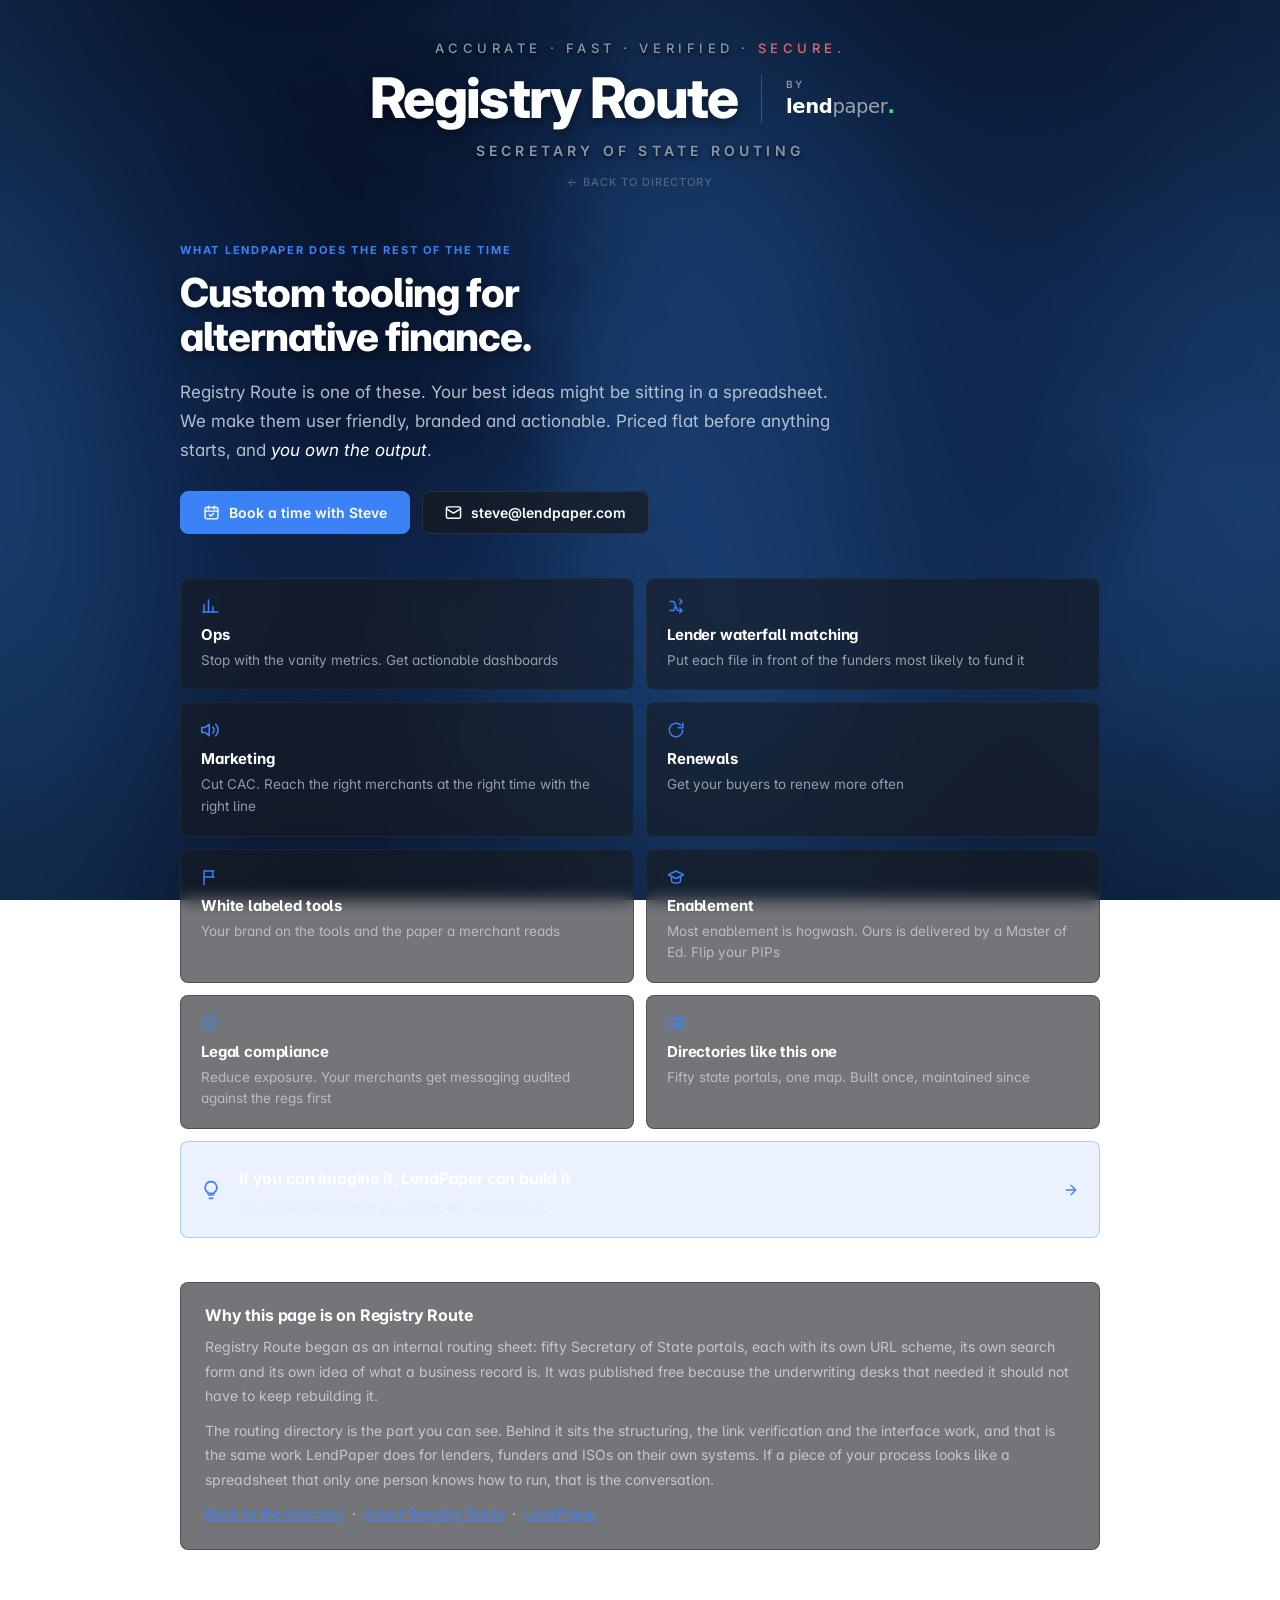
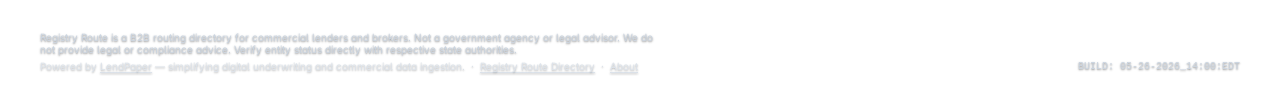
<file: tooling.html>
<!DOCTYPE html>
<html lang="en">
<head>
<script async src="https://www.googletagmanager.com/gtag/js?id=G-T15G3SS8HL"></script>
<script>
  window.dataLayer = window.dataLayer || [];
  function gtag(){dataLayer.push(arguments);}
  gtag('js', new Date());
  gtag('config', 'G-T15G3SS8HL');
</script>

<meta charset="UTF-8">
<meta name="viewport" content="width=device-width, initial-scale=1.0">

<title>Custom Tooling | Registry Route</title>
<meta name="description" content="Registry Route is one of the tools LendPaper builds. Custom ops dashboards, lender waterfall matching, renewals, white-labeled calculators and compliance tooling for alternative finance. Priced flat, and you own the output.">
<meta name="keywords" content="custom lending tools, MCA software development, lender waterfall matching, white label calculators, alternative finance tooling, ISO software, underwriting dashboards">

<meta property="og:type" content="website">
<meta property="og:url" content="https://registryroute.com/tooling">
<meta property="og:title" content="Custom Tooling | Registry Route">
<meta property="og:description" content="Registry Route is one of the tools LendPaper builds. Custom tooling for alternative finance, priced flat before anything starts.">
<meta property="og:image" content="https://registryroute.com/og-image.png">

<meta name="twitter:card" content="summary_large_image">
<meta name="twitter:url" content="https://registryroute.com/tooling">
<meta name="twitter:title" content="Custom Tooling | Registry Route">
<meta name="twitter:description" content="Registry Route is one of the tools LendPaper builds. Custom tooling for alternative finance.">
<meta name="twitter:image" content="https://registryroute.com/twitter-card.png">

<script type="application/ld+json">
{
  "@context": "https://schema.org",
  "@type": "Service",
  "name": "Custom tooling for alternative finance",
  "url": "https://registryroute.com/tooling",
  "serviceType": "Custom software development and consulting",
  "areaServed": "US",
  "audience": {
    "@type": "Audience",
    "audienceType": "Alternative lenders, MCA funders, ISOs and brokers"
  },
  "provider": {
    "@type": "Organization",
    "name": "LendPaper",
    "url": "https://lendpaper.com",
    "description": "LendPaper builds digital underwriting infrastructure and custom tooling for alternative lenders and ISOs."
  },
  "isRelatedTo": {
    "@type": "SoftwareApplication",
    "name": "Registry Route",
    "url": "https://registryroute.com",
    "applicationCategory": "BusinessApplication"
  }
}
</script>

<link rel="icon" type="image/x-icon" href="favicon.ico?v=20260511_2145">
<link rel="apple-touch-icon" href="favicon-apple-touch.png?v=20260511_2145">
<link rel="canonical" href="https://registryroute.com/tooling">

<link rel="preconnect" href="https://fonts.googleapis.com">
<link rel="preconnect" href="https://fonts.gstatic.com" crossorigin>
<link href="https://fonts.googleapis.com/css2?family=Inter:wght@400;500;600;700;800&display=swap" rel="stylesheet">

<style>
*,*::before,*::after { box-sizing:border-box; margin:0; padding:0; }
:root {
  --bg: #0f1115;
  --surf: rgba(24, 26, 31, 0.85);
  --highlight: #3b82f6;
  --sos-hover: #f87171;
  --text: #e2e8f0;
  --muted: #8b96a5;
  --border: rgba(46, 51, 61, 0.5);
  font-feature-settings: "cv05", "cv11", "ss01";
}
html { background: #020408; }
html, body {
  min-height: 100%;
  color: var(--text);
  font-family: 'Inter', sans-serif;
  overflow-x: hidden;
  display: flex;
  flex-direction: column;
  background: transparent !important;
}
body { overflow-y: auto; }

#c {
  position: fixed;
  top: 0; left: 0;
  width: 100vw; height: 100vh;
  z-index: -10;
  display: block;
  background: #020408;
}

/* HEADER — identical to /about, so the two subpages are one place */
header {
  width: 100%;
  padding: 40px 40px 20px 40px;
  display: flex; flex-direction: column;
  align-items: center; text-align: center;
  flex-shrink: 0; z-index: 10;
}
.brand-block { display: flex; flex-direction: column; align-items: center; }
.brand-title-wrapper {
  display: flex; align-items: center; justify-content: center;
  gap: 24px; margin-bottom: 8px;
}
.brand-divider { width: 1px; height: 48px; background-color: rgba(255,255,255,0.2); }
.brand-cobrand { display: flex; flex-direction: column; align-items: flex-start; justify-content: center; }
.cobrand-by {
  font-size: 10px; font-weight: 600; color: #8b96a5;
  letter-spacing: 0.15em; margin-bottom: 4px; line-height: 1;
}
.lendpaper-logo { height: 26px; width: auto; display: block; }
.brand-title {
  font-size: 56px; font-weight: 800; color: #ffffff;
  letter-spacing: -0.03em; line-height: 1.1;
  text-shadow: 0 4px 12px rgba(0,0,0,0.5);
}
.brand-subtitle {
  font-size: 13px; font-weight: 500; letter-spacing: 0.35em;
  color: #8b96a5; text-transform: uppercase; margin-bottom: 12px;
  text-shadow: 0 2px 4px rgba(0,0,0,0.8);
}
.brand-subtitle .highlight-secure { color: #db6b6b; text-shadow: 0 0 8px rgba(219,107,107,0.2); }
.brand-tagline {
  font-size: 14px; font-weight: 600; letter-spacing: 0.3em;
  color: #8b96a5; margin-top: 4px; text-transform: uppercase;
  text-shadow: 0 2px 4px rgba(0,0,0,0.8);
}
.header-back-link {
  margin-top: 16px; font-size: 11px; font-weight: 500;
  color: rgba(139,150,165,0.5); text-decoration: none;
  letter-spacing: 0.08em; text-transform: uppercase; transition: color 0.2s;
}
.header-back-link:hover { color: rgba(139,150,165,0.85); }

/* MAIN */
main.tool-main {
  flex: 1; width: 100%; max-width: 1000px;
  margin: 0 auto; padding: 34px 40px 64px 40px; z-index: 10;
}
.tool-kick {
  font-size: 11px; font-weight: 700; text-transform: uppercase;
  letter-spacing: 0.16em; color: var(--highlight); margin-bottom: 14px;
}
.tool-h1 {
  font-size: 40px; font-weight: 800; color: #fff;
  letter-spacing: -0.025em; line-height: 1.12; max-width: 17ch;
  text-shadow: 0 4px 12px rgba(0,0,0,0.5);
}
.tool-lead {
  font-size: 17px; line-height: 1.7; color: rgba(226,232,240,0.78);
  margin-top: 18px; max-width: 60ch;
}
.tool-lead em { font-style: italic; color: #fff; }

.tool-acts { display: flex; flex-wrap: wrap; gap: 12px; margin-top: 26px; }
.act {
  display: inline-flex; align-items: center; gap: 9px;
  padding: 12px 22px; border-radius: 8px;
  font-size: 14px; font-weight: 600; text-decoration: none;
  border: 1px solid rgba(46,51,61,0.9); background: rgba(24,26,31,0.7);
  color: #fff; backdrop-filter: blur(8px);
  transition: background 0.15s, border-color 0.15s;
}
.act:hover { background: rgba(36,40,48,0.85); border-color: rgba(90,100,115,0.9); }
.act.primary { background: var(--highlight); border-color: var(--highlight); }
.act.primary:hover { background: #2563eb; border-color: #2563eb; }
.act svg { flex: none; fill: none; stroke: currentColor; stroke-width: 2; stroke-linecap: round; stroke-linejoin: round; }

/* THE GRID */
.kinds {
  display: grid; grid-template-columns: repeat(2, minmax(0, 1fr));
  gap: 12px; margin-top: 44px;
}
.kind {
  background: rgba(24,26,31,0.6);
  border: 1px solid rgba(46,51,61,0.55);
  border-radius: 8px; padding: 18px 20px;
  backdrop-filter: blur(8px);
  transition: border-color 0.18s, background 0.18s;
}
.kind:hover { border-color: rgba(90,100,115,0.8); background: rgba(30,33,40,0.75); }
.kind .ico {
  display: block; margin-bottom: 10px; color: var(--highlight);
  fill: none; stroke: currentColor; stroke-width: 2;
  stroke-linecap: round; stroke-linejoin: round;
}
.kind b { display: block; font-size: 15px; font-weight: 700; color: #fff; letter-spacing: -0.01em; }
.kind span { display: block; font-size: 13.5px; line-height: 1.6; color: rgba(226,232,240,0.62); margin-top: 6px; }

/* the way out of the list is a tile in it */
a.kind.imagine {
  text-decoration: none; grid-column: span 2;
  display: flex; align-items: center; gap: 18px;
  background: rgba(59,130,246,0.10); border-color: rgba(59,130,246,0.35);
}
a.kind.imagine:hover { background: rgba(59,130,246,0.17); border-color: rgba(59,130,246,0.6); }
a.kind.imagine .ico { margin-bottom: 0; }
a.kind.imagine .itx { flex: 1; min-width: 0; }
a.kind.imagine b { font-size: 16px; }
a.kind.imagine .gox { color: var(--highlight); flex: none; }

/* Matching the LendPaper page: one slow beat per glyph, staggered with NEGATIVE
   delay so no tile sits still waiting for its first turn. Reduced motion off. */
.kind .ico { transform-origin: 50% 60%; animation: kico 9s ease-in-out infinite; }
@keyframes kico {
  0%,72%,100% { transform: none; opacity: 1; }
  80% { transform: translateY(-2.5px); opacity: .84; }
  88% { transform: none; opacity: 1; }
}
.kinds > :nth-child(2) .ico { animation-delay: -1.1s; }
.kinds > :nth-child(3) .ico { animation-delay: -2.2s; }
.kinds > :nth-child(4) .ico { animation-delay: -3.3s; }
.kinds > :nth-child(5) .ico { animation-delay: -4.4s; }
.kinds > :nth-child(6) .ico { animation-delay: -5.5s; }
.kinds > :nth-child(7) .ico { animation-delay: -6.6s; }
.kinds > :nth-child(8) .ico { animation-delay: -7.7s; }
.kinds > :nth-child(4) .ico { transform-origin: 50% 50%; animation-name: kicoturn; }
@keyframes kicoturn {
  0%,72%,100% { transform: none; opacity: 1; }
  82% { transform: rotate(-26deg); opacity: .9; }
  92% { transform: none; opacity: 1; }
}
.kinds > :nth-child(3) .ico path:nth-child(2) { animation: karc 9s ease-in-out -2.2s infinite; }
.kinds > :nth-child(3) .ico path:nth-child(3) { animation: karc 9s ease-in-out -2.02s infinite; }
@keyframes karc { 0%,72%,100% { opacity: 1; } 80% { opacity: .2; } 88% { opacity: 1; } }
.kind:hover .ico { animation: kicohov 640ms cubic-bezier(.16,1,.3,1) both; }
@keyframes kicohov {
  from { transform: none; } 48% { transform: translateY(-4px) scale(1.07); } to { transform: none; }
}
@media (prefers-reduced-motion: reduce) {
  *,*::before,*::after { animation: none !important; transition: none !important; }
}

/* WHERE REGISTRY ROUTE FITS */
.origin {
  margin-top: 44px; padding: 22px 24px;
  background: rgba(24,26,31,0.6); border: 1px solid rgba(46,51,61,0.55);
  border-radius: 8px; backdrop-filter: blur(8px);
}
.origin h2 {
  font-size: 16px; font-weight: 700; color: #fff;
  letter-spacing: -0.01em; margin-bottom: 10px;
}
.origin p { font-size: 14px; line-height: 1.75; color: rgba(226,232,240,0.72); margin-bottom: 10px; }
.origin p:last-child { margin-bottom: 0; }
.origin a { color: var(--highlight); text-decoration: underline; text-underline-offset: 2px; }
.origin a:hover { opacity: 0.78; }

/* FOOTER */
footer {
  width: 100%; padding: 16px 40px;
  display: flex; justify-content: space-between;
  align-items: flex-end; flex-shrink: 0;
  font-size: 10px; color: #cbd5e1; z-index: 10;
  border-top: 1px solid rgba(255,255,255,0.04);
}
.footer-right { font-family: monospace; text-shadow: 0 1px 2px rgba(0,0,0,0.5); }
.footer-left { text-shadow: 0 1px 2px rgba(0,0,0,0.5); }

@media (max-width: 600px) {
  header { padding: 20px; }
  .brand-title { font-size: 36px; }
  .brand-subtitle { font-size: 10px; letter-spacing: 0.2em; }
  .brand-tagline { font-size: 11px; }
  .brand-title-wrapper { flex-direction: column; gap: 12px; }
  .brand-divider { width: 48px; height: 1px; }
  .brand-cobrand { align-items: center; }
  .lendpaper-logo { height: 20px; }
  main.tool-main { padding: 24px 20px 48px 20px; }
  .tool-h1 { font-size: 27px; }
  .tool-lead { font-size: 15px; }
  .kinds { grid-template-columns: 1fr; }
  a.kind.imagine { grid-column: span 1; flex-direction: column; align-items: flex-start; gap: 10px; }
  .act { flex: 1 1 100%; justify-content: center; }
  footer { padding: 20px; flex-direction: column; gap: 10px; align-items: center; text-align: center; }
}
</style>
</head>
<body>

<canvas id="c"></canvas>

<header>
  <div class="brand-block">
    <div class="brand-subtitle">ACCURATE &middot; FAST &middot; VERIFIED &middot; <span class="highlight-secure">SECURE.</span></div>
    <div class="brand-title-wrapper">
      <a href="/" style="text-decoration:none;"><h1 class="brand-title">Registry Route</h1></a>
      <div class="brand-divider"></div>
      <div class="brand-cobrand">
        <span class="cobrand-by">BY</span>
        <a href="https://lendpaper.com" target="_blank" rel="noopener noreferrer">
          <img src="logo-wordmark-dark.svg" alt="LendPaper" class="lendpaper-logo">
        </a>
      </div>
    </div>
    <h2 class="brand-tagline">Secretary of State Routing</h2>
    <a href="/" class="header-back-link">&#8592; Back to Directory</a>
  </div>
</header>

<main class="tool-main">

  <div class="tool-kick">What LendPaper does the rest of the time</div>
  <h1 class="tool-h1">Custom tooling for alternative finance.</h1>
  <p class="tool-lead">Registry Route is one of these. Your best ideas might be sitting in a
    spreadsheet. We make them user friendly, branded and actionable. Priced flat before
    anything starts, and <em>you own the output</em>.</p>

  <div class="tool-acts">
    <a class="act primary" href="https://lendpaper.com/meet/" target="_blank" rel="noopener">
      <svg width="17" height="17" viewBox="0 0 24 24"><rect x="3" y="5" width="18" height="16" rx="2"/><path d="M3 10h18"/><path d="M8 3v4"/><path d="M16 3v4"/><path d="m9 15 2 2 4-4"/></svg>
      Book a time with Steve
    </a>
    <a class="act" href="mailto:steve@lendpaper.com?subject=Custom%20tooling%20%7C%20found%20you%20via%20Registry%20Route">
      <svg width="17" height="17" viewBox="0 0 24 24"><rect x="2" y="4" width="20" height="16" rx="2"/><path d="m22 7-10 6L2 7"/></svg>
      steve@lendpaper.com
    </a>
  </div>

  <div class="kinds">
    <div class="kind">
      <svg class="ico" width="18" height="18" viewBox="0 0 24 24"><path d="M4 20V10"/><path d="M10 20V4"/><path d="M16 20v-7"/><path d="M22 20H2"/></svg>
      <b>Ops</b><span>Stop with the vanity metrics. Get actionable dashboards</span>
    </div>
    <div class="kind">
      <svg class="ico" width="18" height="18" viewBox="0 0 24 24"><path d="M4 6h5l5 12h6"/><path d="M4 18h5l2-5"/><path d="m17 15 3 3-3 3"/><path d="m17 3 3 3-3 3"/></svg>
      <b>Lender waterfall matching</b><span>Put each file in front of the funders most likely to fund it</span>
    </div>
    <div class="kind">
      <svg class="ico" width="18" height="18" viewBox="1 1 22 22"><path d="M11 5 6 9H2v6h4l5 4z"/><path d="M15.5 8.5a5 5 0 0 1 0 7"/><path d="M19 5a10 10 0 0 1 0 14"/></svg>
      <b>Marketing</b><span>Cut CAC. Reach the right merchants at the right time with the right line</span>
    </div>
    <div class="kind">
      <svg class="ico" width="18" height="18" viewBox="0 0 24 24"><path d="M21 12a9 9 0 1 1-2.6-6.4"/><path d="M21 3v6h-6"/></svg>
      <b>Renewals</b><span>Get your buyers to renew more often</span>
    </div>
    <div class="kind">
      <svg class="ico" width="18" height="18" viewBox="0 0 24 24"><path d="M4 22V4h13l-2 4 2 4H4"/></svg>
      <b>White labeled tools</b><span>Your brand on the tools and the paper a merchant reads</span>
    </div>
    <div class="kind">
      <svg class="ico" width="18" height="18" viewBox="0 0 24 24"><path d="M22 9 12 4 2 9l10 5z"/><path d="M6 11.5V17c0 1.7 2.7 3 6 3s6-1.3 6-3v-5.5"/></svg>
      <b>Enablement</b><span>Most enablement is hogwash. Ours is delivered by a Master of Ed. Flip your PIPs</span>
    </div>
    <div class="kind">
      <svg class="ico" width="18" height="18" viewBox="0 0 24 24"><path d="M12 2 4 5v6c0 5 3.4 9.4 8 11 4.6-1.6 8-6 8-11V5z"/><path d="m9 12 2 2 4-4"/></svg>
      <b>Legal compliance</b><span>Reduce exposure. Your merchants get messaging audited against the regs first</span>
    </div>
    <div class="kind">
      <svg class="ico" width="18" height="18" viewBox="0 0 24 24"><path d="m9 4-6 2.4v13.2L9 17l6 2.4 6-2.4V3.8L15 6.2z"/><path d="M9 4v13"/><path d="M15 6.2v13.2"/></svg>
      <b>Directories like this one</b><span>Fifty state portals, one map. Built once, maintained since</span>
    </div>
    <a class="kind imagine" href="https://lendpaper.com/meet/" target="_blank" rel="noopener">
      <svg class="ico" width="20" height="20" viewBox="0 0 24 24"><path d="M9 18h6"/><path d="M10 22h4"/><path d="M12 2a7 7 0 0 0-4 12.7V16h8v-1.3A7 7 0 0 0 12 2z"/></svg>
      <span class="itx">
        <b>If you can imagine it, LendPaper can build it</b>
        <span>Describe the tool that you want. We will make it.</span>
      </span>
      <svg class="gox" width="16" height="16" viewBox="0 0 24 24" fill="none" stroke="currentColor" stroke-width="2" stroke-linecap="round" stroke-linejoin="round"><path d="M5 12h13"/><path d="m12 5 7 7-7 7"/></svg>
    </a>
  </div>

  <div class="origin">
    <h2>Why this page is on Registry Route</h2>
    <p>Registry Route began as an internal routing sheet: fifty Secretary of State portals, each
      with its own URL scheme, its own search form and its own idea of what a business record is.
      It was published free because the underwriting desks that needed it should not have to keep
      rebuilding it.</p>
    <p>The routing directory is the part you can see. Behind it sits the structuring, the link
      verification and the interface work, and that is the same work LendPaper does for lenders,
      funders and ISOs on their own systems. If a piece of your process looks like a spreadsheet
      that only one person knows how to run, that is the conversation.</p>
    <p><a href="/">Back to the directory</a> &nbsp;&middot;&nbsp; <a href="/about">About Registry Route</a>
      &nbsp;&middot;&nbsp; <a href="https://lendpaper.com" target="_blank" rel="noopener">LendPaper</a></p>
  </div>

</main>

<footer>
  <div class="footer-left" style="max-width:620px;">
    Registry Route is a B2B routing directory for commercial lenders and brokers. Not a government agency or legal advisor. We do not provide legal or compliance advice. Verify entity status directly with respective state authorities.
    <p style="margin-top:5px;opacity:0.65;">Powered by <a href="https://lendpaper.com" target="_blank" rel="noopener" style="color:inherit;text-decoration:underline;text-underline-offset:2px;">LendPaper</a> &mdash; simplifying digital underwriting and commercial data ingestion. &nbsp;&middot;&nbsp; <a href="/" style="color:inherit;text-decoration:underline;text-underline-offset:2px;">Registry Route Directory</a> &nbsp;&middot;&nbsp; <a href="/about" style="color:inherit;text-decoration:underline;text-underline-offset:2px;">About</a></p>
  </div>
  <div class="footer-right">BUILD: 05-26-2026_14:00:EDT</div>
</footer>

<script>
(function(){
  const canvas = document.getElementById('c');
  const gl = canvas.getContext('webgl') || canvas.getContext('experimental-webgl');
  if(!gl){ canvas.style.background='#0a1628'; return; }

  const vs = `attribute vec2 a; void main(){ gl_Position = vec4(a, 0., 1.); }`;
  const fs = `
precision highp float;
uniform vec2 u_res; uniform float u_time; uniform vec2 u_mouse; uniform float u_hover;
float hash(vec2 p){ p=fract(p*vec2(234.34,435.345)); p+=dot(p,p+34.23); return fract(p.x*p.y); }
float noise(vec2 p){ vec2 i=floor(p); vec2 f=fract(p); vec2 u=f*f*(3.-2.*f); return mix(mix(hash(i),hash(i+vec2(1.,0.)),u.x),mix(hash(i+vec2(0.,1.)),hash(i+vec2(1.,1.)),u.x),u.y); }
float fbm(vec2 p){ float v=0.; float amp=0.5; float freq=1.; for(int i=0;i<6;i++){ v+=amp*noise(p*freq); amp*=0.5; freq*=2.1; p+=vec2(0.3,0.17); } return v; }
void main(){
  vec2 uv=gl_FragCoord.xy/u_res; uv.y=1.-uv.y;
  vec2 aspect=vec2(u_res.x/u_res.y,1.); vec2 st=uv*aspect;
  float t=u_time*0.22; float t2=u_time*0.13;
  vec2 q=vec2(fbm(st+vec2(0.,t)),fbm(st+vec2(1.7,t2)));
  vec2 r=vec2(fbm(st+1.4*q+vec2(1.7,9.2)+0.16*t),fbm(st+1.4*q+vec2(8.3,2.8)+0.126*t2));
  float f=fbm(st+r);
  float wave1=sin(st.x*6.0+f*2.5+t*1.8)*0.5+0.5;
  float wave2=sin(st.x*4.2-f*1.8+t*1.2+1.2)*0.5+0.5;
  float wave3=sin(st.x*9.1+f*3.2-t*2.1+2.4)*0.5+0.5;
  float depth=uv.y; float shifted=wave1*0.2+wave2*0.12+wave3*0.08+f*0.3+depth*0.1;
  vec3 deep=vec3(0.02,0.05,0.13); vec3 mid=vec3(0.04,0.12,0.26); vec3 surface=vec3(0.08,0.22,0.42);
  vec3 col=deep;
  col=mix(col,mid,smoothstep(0.0,0.35,shifted));
  col=mix(col,surface,smoothstep(0.25,0.55,shifted));
  float vignette=1.-smoothstep(0.3,1.0,length((uv-0.5)*vec2(1.0,1.6)));
  col*=0.6+0.4*vignette; col=pow(col,vec3(0.9));
  gl_FragColor=vec4(col,1.);
}`;

  function compile(type,src){ const s=gl.createShader(type); gl.shaderSource(s,src); gl.compileShader(s); return s; }
  const prog=gl.createProgram();
  gl.attachShader(prog,compile(gl.VERTEX_SHADER,vs));
  gl.attachShader(prog,compile(gl.FRAGMENT_SHADER,fs));
  gl.linkProgram(prog); gl.useProgram(prog);
  const buf=gl.createBuffer(); gl.bindBuffer(gl.ARRAY_BUFFER,buf);
  gl.bufferData(gl.ARRAY_BUFFER,new Float32Array([-1,-1,1,-1,-1,1,1,1]),gl.STATIC_DRAW);
  const loc=gl.getAttribLocation(prog,'a');
  gl.enableVertexAttribArray(loc); gl.vertexAttribPointer(loc,2,gl.FLOAT,false,0,0);
  const uRes=gl.getUniformLocation(prog,'u_res');
  const uTime=gl.getUniformLocation(prog,'u_time');
  const uMouse=gl.getUniformLocation(prog,'u_mouse');
  const uHover=gl.getUniformLocation(prog,'u_hover');
  let lastTime=0;
  function resize(){ canvas.width=window.innerWidth*window.devicePixelRatio; canvas.height=window.innerHeight*window.devicePixelRatio; canvas.style.width=window.innerWidth+'px'; canvas.style.height=window.innerHeight+'px'; gl.viewport(0,0,canvas.width,canvas.height); }
  resize(); window.addEventListener('resize',resize);
  function frame(ts){
    lastTime=ts;
    gl.uniform2f(uRes,canvas.width,canvas.height);
    gl.uniform1f(uTime,ts*0.001);
    gl.uniform2f(uMouse,0.5,0.5);
    gl.uniform1f(uHover,0);
    gl.drawArrays(gl.TRIANGLE_STRIP,0,4);
    requestAnimationFrame(frame);
  }
  requestAnimationFrame(ts=>{ lastTime=ts; requestAnimationFrame(frame); });
})();
</script>

</body>
</html>
</file>
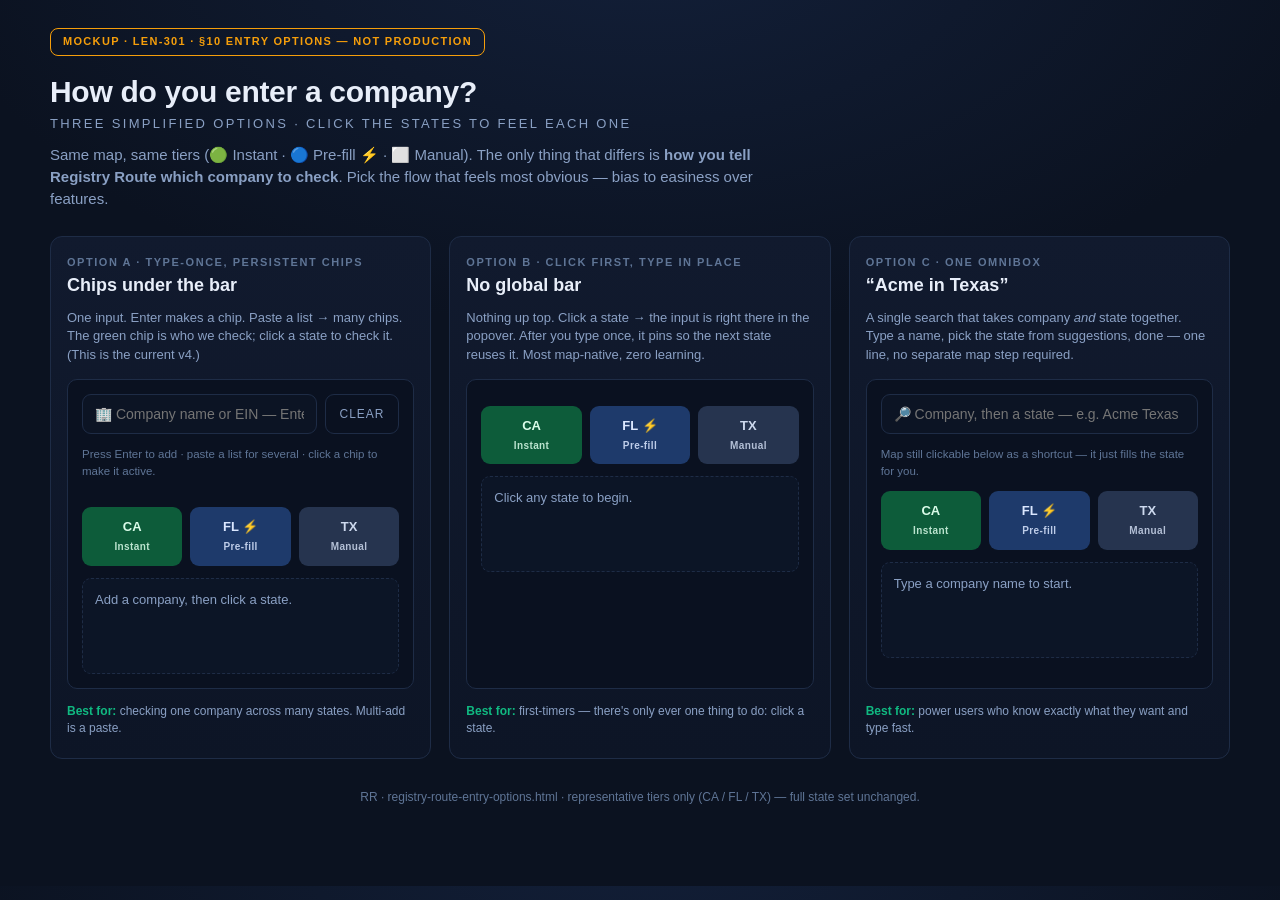
<file: design/registry-route-entry-options.html>
<!DOCTYPE html>
<html lang="en">
<head>
<meta charset="utf-8" />
<meta name="viewport" content="width=device-width, initial-scale=1" />
<title>RR · §10 Entry Options — LEN-301</title>
<style>
  :root{
    --bg:#0b1220; --panel:#111a2e; --panel2:#0d1526; --line:#1e2c46;
    --ink:#e8eef9; --mut:#8aa0c4; --mut2:#5f7596;
    --green:#0D5C3A; --green-h:#059669; --green-l:#10b981;
    --blue:#1E3A6B; --blue-h:#2563EB; --blue-l:#3b82f6;
    --amber:#b45309; --amber-l:#f59e0b;
    --chip:#13351f; --radius:12px;
  }
  *{box-sizing:border-box}
  body{margin:0;background:radial-gradient(1200px 700px at 50% -10%,#13203a 0%,var(--bg) 60%);color:var(--ink);
    font:15px/1.45 -apple-system,BlinkMacSystemFont,"Segoe UI",Roboto,Helvetica,Arial,sans-serif;padding:28px 20px 80px}
  .wrap{max-width:1180px;margin:0 auto}
  .tag{display:inline-block;border:1px solid var(--amber-l);color:var(--amber-l);border-radius:8px;
    padding:5px 12px;font-size:11px;letter-spacing:.12em;text-transform:uppercase;font-weight:700}
  h1{font-size:30px;margin:14px 0 2px;letter-spacing:-.01em}
  .sub{color:var(--mut);font-size:13px;letter-spacing:.18em;text-transform:uppercase;margin-bottom:6px}
  .lead{color:var(--mut);max-width:760px;margin:10px 0 26px}
  .grid{display:grid;grid-template-columns:repeat(3,1fr);gap:18px}
  @media(max-width:980px){.grid{grid-template-columns:1fr}}
  .card{background:linear-gradient(180deg,var(--panel) 0%,var(--panel2) 100%);border:1px solid var(--line);
    border-radius:var(--radius);padding:18px 16px 20px;display:flex;flex-direction:column;min-height:520px}
  .card h2{font-size:18px;margin:2px 0 2px}
  .opt-no{font-size:11px;letter-spacing:.14em;text-transform:uppercase;color:var(--mut2);font-weight:700}
  .pitch{color:var(--mut);font-size:13px;min-height:54px;margin:8px 0 14px}
  .stage{background:#0a1120;border:1px solid var(--line);border-radius:10px;padding:14px;flex:1;display:flex;flex-direction:column;gap:12px}
  .barrow{display:flex;gap:8px}
  input.q{flex:1;background:#0c1424;border:1px solid var(--line);color:var(--ink);border-radius:9px;padding:11px 12px;font-size:14px;outline:none}
  input.q:focus{border-color:var(--green-l);box-shadow:0 0 0 2px rgba(16,185,129,.18)}
  .hint{font-size:11.5px;color:var(--mut2)}
  .clr{background:transparent;border:1px solid var(--line);color:var(--mut);border-radius:9px;padding:0 14px;font-size:12px;letter-spacing:.08em;cursor:pointer}
  .clr:hover{border-color:var(--mut)}
  .chips{display:flex;flex-wrap:wrap;gap:7px;min-height:4px}
  .chip{display:inline-flex;align-items:center;gap:7px;background:#142235;border:1px solid var(--line);
    color:var(--mut);border-radius:999px;padding:6px 10px 6px 12px;font-size:13px;cursor:pointer;user-select:none}
  .chip.active{background:var(--green);border-color:var(--green-l);color:#eafff5}
  .chip .x{opacity:.7;font-size:12px}
  .chip .ein{font-size:9px;background:rgba(255,255,255,.16);padding:1px 5px;border-radius:5px;letter-spacing:.06em}
  .states{display:flex;gap:8px;flex-wrap:wrap}
  .st{flex:1;min-width:84px;text-align:center;border-radius:9px;padding:10px 6px;font-weight:700;font-size:13px;cursor:pointer;
    border:1px solid transparent;transition:filter .12s}
  .st small{display:block;font-weight:600;font-size:10px;letter-spacing:.04em;opacity:.85;margin-top:3px}
  .st:hover{filter:brightness(1.18)}
  .st.instant{background:var(--green);color:#dafce9}
  .st.prefill{background:var(--blue);color:#dbe7ff}
  .st.manual{background:#26344f;color:#cdd9ee}
  .st.sel{outline:2px solid #fff;outline-offset:1px}
  .out{background:#0c1526;border:1px dashed var(--line);border-radius:9px;padding:12px;font-size:13px;color:var(--mut);min-height:96px}
  .out .ttl{display:flex;align-items:center;gap:8px;margin-bottom:8px}
  .badge{font-size:9.5px;letter-spacing:.1em;text-transform:uppercase;font-weight:700;padding:3px 7px;border-radius:6px}
  .badge.i{background:var(--green);color:#dafce9}.badge.p{background:var(--blue);color:#dbe7ff}.badge.m{background:#26344f;color:#cdd9ee}
  .out b{color:var(--ink)}
  .kv{display:grid;grid-template-columns:1fr 1fr;gap:4px 14px;margin-top:6px;font-size:12px}
  .kv span{color:var(--mut2)}
  .cta{display:inline-block;margin-top:10px;background:var(--blue-h);color:#fff;border:none;border-radius:8px;padding:8px 12px;font-size:12.5px;font-weight:700;letter-spacing:.04em;cursor:pointer}
  .copybox{margin-top:8px;background:#0a1322;border:1px solid var(--line);border-radius:7px;padding:8px 10px;font-size:12px}
  .copybox span{color:var(--mut2);display:block;font-size:10px;letter-spacing:.1em;text-transform:uppercase;margin-bottom:3px}
  .verdict{margin-top:14px;font-size:12px;color:var(--mut)}
  .verdict b{color:var(--green-l)}
  .pin{display:inline-flex;align-items:center;gap:8px;background:var(--green);border:1px solid var(--green-l);color:#eafff5;border-radius:999px;padding:7px 12px;font-size:13px;font-weight:700}
  .pin .x{opacity:.8;cursor:pointer}
  .omni-row{display:flex;flex-direction:column;gap:6px}
  .sugg{background:#0c1424;border:1px solid var(--line);border-radius:8px;overflow:hidden}
  .sugg div{padding:8px 11px;font-size:13px;cursor:pointer;display:flex;justify-content:space-between;border-top:1px solid var(--line)}
  .sugg div:first-child{border-top:none}
  .sugg div:hover{background:#13203a}
  .sugg .d{font-size:9.5px;letter-spacing:.08em;text-transform:uppercase;color:var(--mut2);align-self:center}
  footer{color:var(--mut2);font-size:12px;margin-top:30px;text-align:center}
</style>
</head>
<body>
<div class="wrap">
  <span class="tag">Mockup · LEN-301 · §10 entry options — not production</span>
  <h1>How do you enter a company?</h1>
  <div class="sub">Three simplified options · click the states to feel each one</div>
  <p class="lead">Same map, same tiers (🟢 Instant · 🔵 Pre-fill ⚡ · ⬜ Manual). The only thing that differs is <b>how you tell Registry Route which company to check</b>. Pick the flow that feels most obvious — bias to easiness over features.</p>

  <div class="grid">

    <!-- OPTION A -->
    <div class="card" data-opt="A">
      <div class="opt-no">Option A · type-once, persistent chips</div>
      <h2>Chips under the bar</h2>
      <div class="pitch">One input. Enter makes a chip. Paste a list → many chips. The green chip is who we check; click a state to check it. (This is the current v4.)</div>
      <div class="stage">
        <div class="barrow">
          <input class="q" placeholder="🏢 Company name or EIN — Enter to add" data-input="A" />
          <button class="clr" data-clear="A">CLEAR</button>
        </div>
        <div class="hint">Press Enter to add · paste a list for several · click a chip to make it active.</div>
        <div class="chips" data-chips="A"></div>
        <div class="states" data-states="A">
          <div class="st instant" data-st="CA">CA<small>Instant</small></div>
          <div class="st prefill" data-st="FL">FL ⚡<small>Pre-fill</small></div>
          <div class="st manual" data-st="TX">TX<small>Manual</small></div>
        </div>
        <div class="out" data-out="A">Add a company, then click a state.</div>
      </div>
      <div class="verdict"><b>Best for:</b> checking one company across many states. Multi-add is a paste.</div>
    </div>

    <!-- OPTION B -->
    <div class="card" data-opt="B">
      <div class="opt-no">Option B · click first, type in place</div>
      <h2>No global bar</h2>
      <div class="pitch">Nothing up top. Click a state → the input is right there in the popover. After you type once, it pins so the next state reuses it. Most map-native, zero learning.</div>
      <div class="stage">
        <div data-pinwrap="B"></div>
        <div class="states" data-states="B">
          <div class="st instant" data-st="CA">CA<small>Instant</small></div>
          <div class="st prefill" data-st="FL">FL ⚡<small>Pre-fill</small></div>
          <div class="st manual" data-st="TX">TX<small>Manual</small></div>
        </div>
        <div class="out" data-out="B">Click any state to begin.</div>
      </div>
      <div class="verdict"><b>Best for:</b> first-timers — there's only ever one thing to do: click a state.</div>
    </div>

    <!-- OPTION C -->
    <div class="card" data-opt="C">
      <div class="opt-no">Option C · one omnibox</div>
      <h2>“Acme in Texas”</h2>
      <div class="pitch">A single search that takes company <i>and</i> state together. Type a name, pick the state from suggestions, done — one line, no separate map step required.</div>
      <div class="stage">
        <div class="omni-row">
          <input class="q" placeholder="🔎 Company, then a state — e.g. Acme Texas" data-input="C" />
          <div class="sugg" data-sugg="C" style="display:none"></div>
        </div>
        <div class="hint">Map still clickable below as a shortcut — it just fills the state for you.</div>
        <div class="states" data-states="C">
          <div class="st instant" data-st="CA">CA<small>Instant</small></div>
          <div class="st prefill" data-st="FL">FL ⚡<small>Pre-fill</small></div>
          <div class="st manual" data-st="TX">TX<small>Manual</small></div>
        </div>
        <div class="out" data-out="C">Type a company name to start.</div>
      </div>
      <div class="verdict"><b>Best for:</b> power users who know exactly what they want and type fast.</div>
    </div>

  </div>
  <footer>RR · registry-route-entry-options.html · representative tiers only (CA / FL / TX) — full state set unchanged.</footer>
</div>

<script>
const TIER={CA:'instant',FL:'prefill',TX:'manual'};
const NAME={CA:'California',FL:'Florida',TX:'Texas'};
function isEIN(s){return /^\d{2}-?\d{7}$/.test(s.trim());}
function entityCard(co){
  return `<div class="ttl"><span class="badge i">● Instant</span> <b>${co}</b> <span style="color:var(--green-l)">● Active</span></div>
    <div class="kv"><div><span>Type</span> LLC</div><div><span>Formed</span> Mar 2019</div>
    <div><span>Entity #</span> C4821990</div><div><span>Agent</span> CT Corp</div></div>
    <div style="margin-top:8px;font-size:11.5px;color:var(--mut2)">📄 Articles · Statement of Info · Good Standing ($5) — verified data, no SOS visit.</div>`;
}
function render(state, co, hasEIN){
  if(!state) return 'Click any state to begin.';
  const t=TIER[state], nm=NAME[state];
  if(!co) return `<div class="ttl"><span class="badge ${t[0]}">● ${t}</span> <b>${nm}</b></div><div style="color:var(--mut2)">↑ Enter a company to check it here.</div>`;
  if(t==='instant') return entityCard(co);
  if(t==='prefill') return `<div class="ttl"><span class="badge p">● Pre-fill ⚡</span> <b>${nm}</b></div>
    We'll open ${nm}'s official search with <b>${co}</b> already filled in.
    <button class="cta">OPEN ${state} SOS →</button>`;
  return `<div class="ttl"><span class="badge m">● Manual</span> <b>${nm}</b></div>
    We'll open ${nm}'s business search. ${hasEIN?'Search by entity ID there.':'Search by name there.'}
    <div class="copybox"><span>${hasEIN?'Copy entity ID':'Copy to paste'}</span>${co}</div>
    <button class="cta">OPEN ${state} SOS →</button>`;
}

/* ---------- Option A: chips ---------- */
(function(){
  const root=document.querySelector('[data-opt="A"]');
  const inp=root.querySelector('[data-input="A"]'), chipsEl=root.querySelector('[data-chips="A"]'),
        out=root.querySelector('[data-out="A"]');
  let chips=[], active=-1, sel=null;
  function draw(){
    chipsEl.innerHTML=chips.map((c,i)=>`<span class="chip ${i===active?'active':''}" data-i="${i}">${c.t}${c.ein?'<span class="ein">EIN</span>':''}<span class="x" data-x="${i}">✕</span></span>`).join('');
    paint();
  }
  function paint(){
    root.querySelectorAll('[data-st]').forEach(s=>s.classList.toggle('sel',s.dataset.st===sel));
    const co=active>-1?chips[active]:null;
    out.innerHTML=render(sel, co?co.t:'', co?co.ein:false);
  }
  function add(raw){
    raw.split(/[\n,]+/).map(s=>s.trim()).filter(Boolean).forEach(t=>chips.push({t,ein:isEIN(t)}));
    if(active<0&&chips.length)active=0; draw();
  }
  inp.addEventListener('keydown',e=>{if(e.key==='Enter'&&inp.value.trim()){add(inp.value);inp.value='';}});
  inp.addEventListener('paste',e=>{const t=(e.clipboardData||window.clipboardData).getData('text');if(/[\n,]/.test(t)){e.preventDefault();add(t);inp.value='';}});
  chipsEl.addEventListener('click',e=>{
    if(e.target.dataset.x!==undefined){const i=+e.target.dataset.x;chips.splice(i,1);if(active>=chips.length)active=chips.length-1;draw();return;}
    const c=e.target.closest('[data-i]');if(c){active=+c.dataset.i;paint();}
  });
  root.querySelector('[data-states="A"]').addEventListener('click',e=>{const s=e.target.closest('[data-st]');if(s){sel=sel===s.dataset.st?null:s.dataset.st;paint();}});
  root.querySelector('[data-clear="A"]').addEventListener('click',()=>{chips=[];active=-1;sel=null;inp.value='';draw();});
})();

/* ---------- Option B: click first, pinned company ---------- */
(function(){
  const root=document.querySelector('[data-opt="B"]');
  const pinwrap=root.querySelector('[data-pinwrap="B"]'), out=root.querySelector('[data-out="B"]');
  let co=null, ein=false, sel=null;
  function pin(){
    pinwrap.innerHTML = co
      ? `<div style="display:flex;align-items:center;gap:8px"><span style="font-size:11px;color:var(--mut2)">Checking</span><span class="pin">${co}${ein?' · EIN':''}<span class="x" data-unpin>✕</span></span></div>`
      : '';
  }
  function paint(){
    root.querySelectorAll('[data-st]').forEach(s=>s.classList.toggle('sel',s.dataset.st===sel));
    if(!sel){out.innerHTML='Click any state to begin.';return;}
    if(!co){
      out.innerHTML=`<div class="ttl"><span class="badge ${TIER[sel][0]}">● ${TIER[sel]}</span> <b>${NAME[sel]}</b></div>
        <div class="barrow"><input class="q" placeholder="🏢 Company or EIN — Enter" data-binp></div>
        <div class="hint" style="margin-top:6px">Type once — it pins for the next state too.</div>`;
      const bi=out.querySelector('[data-binp]'); bi.focus();
      bi.addEventListener('keydown',e=>{if(e.key==='Enter'&&bi.value.trim()){co=bi.value.trim();ein=isEIN(co);pin();paint();}});
    } else {
      out.innerHTML=render(sel,co,ein);
    }
  }
  root.querySelector('[data-states="B"]').addEventListener('click',e=>{const s=e.target.closest('[data-st]');if(s){sel=s.dataset.st;paint();}});
  pinwrap.addEventListener('click',e=>{if(e.target.dataset.unpin!==undefined){co=null;ein=false;pin();paint();}});
})();

/* ---------- Option C: omnibox ---------- */
(function(){
  const root=document.querySelector('[data-opt="C"]');
  const inp=root.querySelector('[data-input="C"]'), sugg=root.querySelector('[data-sugg="C"]'), out=root.querySelector('[data-out="C"]');
  let co=null, sel=null, ein=false;
  function commit(){root.querySelectorAll('[data-st]').forEach(s=>s.classList.toggle('sel',s.dataset.st===sel));out.innerHTML=render(sel,co||'',ein);}
  function suggest(){
    const v=inp.value.trim();
    if(!v){sugg.style.display='none';out.innerHTML='Type a company name to start.';return;}
    // crude: last token may be a state
    const states=Object.keys(NAME).filter(k=>v.toLowerCase().includes(NAME[k].toLowerCase())||new RegExp('\\b'+k+'\\b','i').test(v));
    if(states.length){
      const st=states[0]; co=v.replace(new RegExp(NAME[st]+'|\\b'+st+'\\b','ig'),'').trim()||'(company)';
      ein=isEIN(co); sel=st; sugg.style.display='none'; commit(); return;
    }
    co=v; ein=isEIN(co);
    sugg.style.display='block';
    sugg.innerHTML=Object.keys(NAME).map(k=>`<div data-pick="${k}"><span>${co} — <b style="color:var(--ink)">${NAME[k]}</b></span><span class="d">${TIER[k]}</span></div>`).join('');
    out.innerHTML='Pick a state to check '+co+'.';
  }
  inp.addEventListener('input',suggest);
  sugg.addEventListener('click',e=>{const d=e.target.closest('[data-pick]');if(d){sel=d.dataset.pick;sugg.style.display='none';commit();}});
  root.querySelector('[data-states="C"]').addEventListener('click',e=>{const s=e.target.closest('[data-st]');if(s){sel=s.dataset.st;if(co){commit();}else{out.innerHTML='Type a company first, then click — or include the state in the box.';}}});
})();
</script>
</body>
</html>
</file>
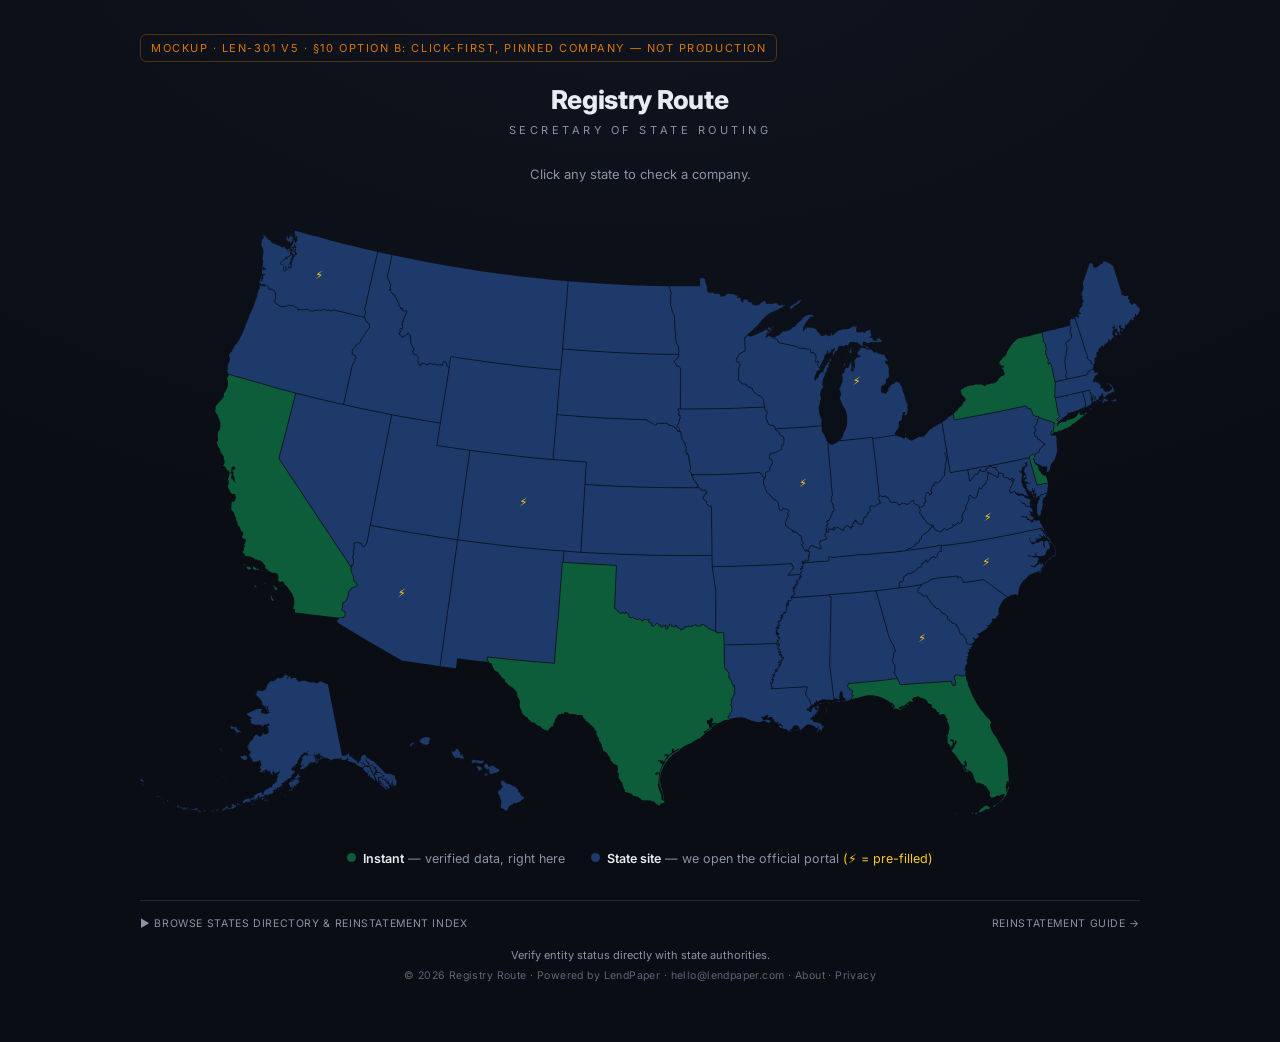
<file: design/registry-route-ux-v5.html>
<!DOCTYPE html>
<html lang="en">
<head>
<meta charset="UTF-8">
<meta name="viewport" content="width=device-width, initial-scale=1.0">
<title>Registry Route — UX v5 mockup (LEN-301 · §10 Option B: click-first, pinned company)</title>
<link href="https://fonts.googleapis.com/css2?family=Inter:wght@400;500;600;700;800&display=swap" rel="stylesheet">
<script src="vendor/d3.v7.min.js"></script>
<script src="vendor/topojson-client.min.js"></script>
<style>
*,*::before,*::after{box-sizing:border-box;margin:0;padding:0}
:root{
  --bg0:#0a0d14; --bg1:#10141f;
  --instant:#0D5C3A; --instant-hover:#059669;
  --site:#1E3A6B; --site-hover:#2563EB;
  --selected:#3B82F6;
  --ink:#E7ECF4; --ink-dim:#8A94A6; --line:#232a3a;
}
body{font-family:'Inter',system-ui,sans-serif;background:radial-gradient(1200px 700px at 50% -10%,var(--bg1),var(--bg0));min-height:100vh;color:var(--ink)}
.wrap{max-width:1040px;margin:0 auto;padding:34px 20px 60px}
.mock-banner{font-size:11px;letter-spacing:.14em;text-transform:uppercase;color:#d97706;border:1px solid #d9770655;border-radius:6px;padding:6px 10px;display:inline-block;margin-bottom:22px}
h1{font-size:26px;font-weight:800;letter-spacing:-.01em;text-align:center}
.subtitle{text-align:center;font-size:11px;letter-spacing:.32em;color:var(--ink-dim);margin-top:8px;text-transform:uppercase}

/* §10 Option B — pinned company strip (replaces the global input bar) */
.cohead{max-width:560px;margin:20px auto 0;min-height:34px;display:flex;align-items:center;justify-content:center;gap:10px;flex-wrap:wrap}
.cohead .lead{font-size:13px;color:var(--ink-dim)}
.pin{display:inline-flex;align-items:center;gap:9px;background:var(--instant);border:1px solid #0e7a4d;border-radius:999px;padding:7px 9px 7px 14px;font-size:14px;font-weight:600;color:#eafff5}
.pin .tag{font-size:9px;letter-spacing:.08em;color:#bdf3da;border:1px solid #0e7a4d;border-radius:4px;padding:1px 5px}
.pin .x{width:18px;height:18px;border-radius:999px;display:grid;place-items:center;color:#bdf3da;font-size:11px;cursor:pointer}
.pin .x:hover{background:#ffffff22;color:#fff}
.cohead .change{background:none;border:0;color:var(--ink-dim);font-size:11px;letter-spacing:.06em;cursor:pointer;text-decoration:underline}
.cohead .change:hover{color:var(--ink)}

/* map + legend */
.mapwrap{position:relative;margin-top:18px}
svg{display:block;width:100%;height:auto}
.state{cursor:pointer;transition:fill .12s ease} /* fill only — NEVER transform (hover-stroke rule) */
.state.instant{fill:var(--instant)} .state.instant:hover{fill:var(--instant-hover)}
.state.site{fill:var(--site)}       .state.site:hover{fill:var(--site-hover)}
.state.selected{fill:var(--selected)!important;stroke:#fff;stroke-width:1.5}
.borders{fill:none;stroke:#0a0d14;stroke-width:.7;pointer-events:none}
.bolt{font-size:11px;pointer-events:none;text-anchor:middle;fill:#FACC15}
.legend{display:flex;gap:26px;justify-content:center;margin-top:16px;font-size:12.5px;color:var(--ink-dim);flex-wrap:wrap}
.legend b{color:var(--ink);font-weight:600}
.dot{display:inline-block;width:9px;height:9px;border-radius:99px;margin-right:7px;vertical-align:1px}

/* §5/§6/§7 — floating modal */
.pop{position:absolute;width:288px;background:#101624;border:1px solid #2a3349;border-radius:14px;box-shadow:0 18px 50px #000a;z-index:30;font-size:13px}
.pop header{display:flex;align-items:center;gap:8px;padding:12px 14px;border-bottom:1px solid var(--line)}
.pop header .st{font-weight:700;font-size:14px;flex:1}
.badge{font-size:9px;letter-spacing:.1em;font-weight:700;border-radius:5px;padding:3px 6px}
.badge.instant{color:#7CF0BD;background:#0d5c3a44}
.badge.site{color:#9DC1FF;background:#1e3a6b66}
.pop .close{background:none;border:0;color:var(--ink-dim);font-size:15px;cursor:pointer;padding:2px 4px}
.pop .close:hover{color:var(--ink)}
.pop .body{padding:13px 14px}
.pop p{color:#c3ccdb;line-height:1.45}
.nudge{margin-top:10px;color:var(--ink-dim);font-size:12px}
.prefill-chip{display:inline-block;margin-top:8px;font-size:10px;letter-spacing:.06em;color:#FACC15;border:1px solid #facc1540;border-radius:5px;padding:2px 7px}
/* in-popover entry (Option B core) */
.coentry{margin-top:11px}
.coentry .k{font-size:9px;letter-spacing:.12em;color:var(--ink-dim);margin-bottom:6px}
.coentry input{width:100%;background:#0c1120;border:1px solid var(--line);border-radius:9px;color:var(--ink);font:inherit;font-size:13px;padding:10px 12px;outline:none}
.coentry input:focus{border-color:var(--instant-hover)} /* single outline, no double ring */
.coentry .sub{font-size:10.5px;color:var(--ink-dim);margin-top:6px}
.qbox{margin-top:10px;background:#0c1120;border:1px solid var(--line);border-radius:9px;padding:9px 11px}
.qbox .k{font-size:9px;letter-spacing:.12em;color:var(--ink-dim)}
.qbox .v{font-weight:600;margin-top:3px}
.cta{display:block;width:100%;margin-top:12px;background:#2563EB;border:0;border-radius:9px;color:#fff;font:inherit;font-weight:700;font-size:13px;padding:11px;cursor:pointer}
.cta:hover{background:#3B82F6}
.fine{margin-top:8px;font-size:10.5px;color:var(--ink-dim);line-height:1.4}
/* entity card */
.entity{margin-top:11px;background:#0c1120;border:1px solid var(--line);border-radius:10px;padding:11px}
.entity .nm{font-weight:700;display:flex;align-items:center;gap:8px}
.status{font-size:9px;font-weight:700;letter-spacing:.08em;border-radius:5px;padding:2px 6px}
.status.active{color:#7CF0BD;background:#0d5c3a44}
.grid2{display:grid;grid-template-columns:1fr 1fr;gap:8px 12px;margin-top:10px}
.grid2 .k,.addr .k{font-size:9px;letter-spacing:.1em;color:var(--ink-dim)}
.grid2 .v,.addr .v{font-size:12px;margin-top:2px}
.addr{margin-top:10px}
.docs{margin-top:12px}
.docs .k{font-size:9px;letter-spacing:.12em;color:var(--ink-dim);margin-bottom:7px}
.doc{display:flex;align-items:center;gap:8px;padding:6px 0;border-top:1px solid #1a2133}
.doc .nm2{flex:1;min-width:0}.doc .nm2 .t{font-size:12px}.doc .nm2 .m{font-size:10px;color:var(--ink-dim);margin-top:1px}
.doc.unavail .t{text-decoration:line-through;opacity:.35}
.docbtn{font-size:10px;font-weight:700;letter-spacing:.05em;border-radius:6px;padding:5px 9px;border:0;cursor:pointer}
.docbtn.view{background:#1e3a6b;color:#9DC1FF}.docbtn.fee{background:#5c450d;color:#FACC15}
.scrapedate{margin-top:9px;font-size:10px;color:var(--ink-dim)}
footer{margin-top:34px;display:flex;justify-content:space-between;font-size:10.5px;color:var(--ink-dim);letter-spacing:.06em;flex-wrap:wrap;gap:10px;border-top:1px solid var(--line);padding-top:16px}
.disclaimer{text-align:center;font-size:11px;color:var(--ink-dim);margin-top:18px}
.meta{text-align:center;font-size:10.5px;color:#5e6678;letter-spacing:.04em;margin-top:7px}
.meta a{color:#5e6678;text-decoration:none}
.meta a:hover{color:var(--ink-dim)}
</style>
</head>
<body>
<div class="wrap">
  <div class="mock-banner">Mockup · LEN-301 v5 · §10 Option B: click-first, pinned company — not production</div>
  <h1>Registry Route</h1>
  <div class="subtitle">Secretary of State Routing</div>

  <!-- §10 Option B: no global input bar. This strip only shows once a company is pinned. -->
  <div class="cohead" id="cohead">
    <span class="lead">Click any state to check a company.</span>
  </div>

  <div class="mapwrap" id="mapwrap"><svg id="map" viewBox="0 0 975 610"></svg></div>

  <div class="legend">
    <span><span class="dot" style="background:var(--instant)"></span><b>Instant</b> — verified data, right here</span>
    <span><span class="dot" style="background:var(--site)"></span><b>State site</b> — we open the official portal <span style="color:#FACC15">(⚡ = pre-filled)</span></span>
  </div>

  <footer>
    <span>▶ BROWSE STATES DIRECTORY &amp; REINSTATEMENT INDEX</span>
    <span>REINSTATEMENT GUIDE →</span>
  </footer>
  <div class="disclaimer">Verify entity status directly with state authorities.</div>
  <div class="meta">© 2026 Registry Route · Powered by LendPaper · <a href="mailto:hello@lendpaper.com">hello@lendpaper.com</a> · <a href="#">About</a> · <a href="#">Privacy</a></div>
</div>

<script>
/* ---------- sample tier data (drives everything; mirrors §8 scrape schema) ---------- */
const INSTANT = new Set(['06','10','36','12','48']);            // CA DE NY FL TX → canSurfaceInline
const PREFILL = new Set(['53','04','08','13','17','26','37','51']); // ⚡ searchTemplate present
const FORCE_FLIP_LEFT = new Set(['44','09','33','10','34','24','25','50','23']); // small NE states (§12)
const FIPS = {"01":"Alabama","02":"Alaska","04":"Arizona","05":"Arkansas","06":"California","08":"Colorado","09":"Connecticut","10":"Delaware","12":"Florida","13":"Georgia","15":"Hawaii","16":"Idaho","17":"Illinois","18":"Indiana","19":"Iowa","20":"Kansas","21":"Kentucky","22":"Louisiana","23":"Maine","24":"Maryland","25":"Massachusetts","26":"Michigan","27":"Minnesota","28":"Mississippi","29":"Missouri","30":"Montana","31":"Nebraska","32":"Nevada","33":"New Hampshire","34":"New Jersey","35":"New Mexico","36":"New York","37":"North Carolina","38":"North Dakota","39":"Ohio","40":"Oklahoma","41":"Oregon","42":"Pennsylvania","44":"Rhode Island","45":"South Carolina","46":"South Dakota","47":"Tennessee","48":"Texas","49":"Utah","50":"Vermont","51":"Virginia","53":"Washington","54":"West Virginia","55":"Wisconsin","56":"Wyoming","11":"District of Columbia"};

/* ---------- §10 Option B: ONE pinned company, entered in-place ---------- */
const EIN_RE = /^\d{2}-?\d{7}$/;
let company = null;   // {text, isEIN} or null
const coheadEl = document.getElementById('cohead');

function setCompany(raw){
  const t = raw.trim();
  if(!t) return;
  company = {text:t, isEIN:EIN_RE.test(t)};
  renderHead();
  if(sel) openModal(sel);   // live-refresh the open popover
}
function clearCompany(){ company=null; renderHead(); if(sel) openModal(sel); }
function renderHead(){
  if(!company){ coheadEl.innerHTML = `<span class="lead">Click any state to check a company.</span>`; return; }
  coheadEl.innerHTML =
    `<span class="lead">Checking</span>
     <span class="pin">${company.text}${company.isEIN?'<span class="tag">EIN</span>':''}<span class="x" id="unpin">✕</span></span>
     <button class="change" id="changeCo">change</button>`;
  document.getElementById('unpin').onclick=clearCompany;
  document.getElementById('changeCo').onclick=()=>{ clearCompany(); if(sel) openModal(sel); };
}

/* ---------- map ---------- */
const svg=d3.select('#map');
let pg=d3.geoPath(), sel=null, features=[];
d3.json('vendor/states-10m.json').then(us=>{
  features=topojson.feature(us,us.objects.states).features.filter(f=>FIPS[f.id]);
  // states-10m is lon/lat — project to the 975×610 viewBox (AlbersUsa)
  const projection=d3.geoAlbersUsa().fitSize([975,610],{type:'FeatureCollection',features});
  pg=d3.geoPath(projection);
  svg.append('g').selectAll('path').data(features).join('path')
    .attr('class',f=>'state '+(INSTANT.has(f.id)?'instant':'site'))
    .attr('d',pg)
    .on('click',(e,f)=>{ e.stopPropagation(); if(sel&&sel.id===f.id){closeModal();return;} openModal(f); });
  svg.append('path').attr('class','borders')
    .attr('d',pg(topojson.mesh(us,us.objects.states,(a,b)=>a!==b)));
  svg.append('g').selectAll('text').data(features.filter(f=>PREFILL.has(f.id)&&!INSTANT.has(f.id))).join('text')
    .attr('class','bolt').attr('x',f=>pg.centroid(f)[0]).attr('y',f=>pg.centroid(f)[1]+4).text('⚡');
});
document.body.addEventListener('click',e=>{ if(!e.target.closest('.pop')&&!e.target.closest('.state')) closeModal(); });
document.addEventListener('keydown',e=>{ if(e.key==='Escape') closeModal(); });

/* ---------- §5 anchored modal ---------- */
function openModal(f){
  closeModal(false);
  sel=f;
  svg.selectAll('.state').classed('selected',d=>d.id===f.id).filter(d=>d.id===f.id).raise();
  svg.select('.borders').raise(); svg.selectAll('.bolt').raise();
  const svgEl=document.getElementById('map'), wrap=document.getElementById('mapwrap');
  const c=pg.centroid(f);
  const sx=svgEl.clientWidth/975, sy=svgEl.clientHeight/610;
  const px=c[0]*sx, py=c[1]*sy+svgEl.offsetTop;
  const popW=288;
  const flipH=FORCE_FLIP_LEFT.has(f.id)||px>wrap.clientWidth*0.62;
  const left=flipH?px-popW-12:px+12;
  const top=Math.max(svgEl.offsetTop+8,py-50);
  const pop=document.createElement('div');
  pop.className='pop'; pop.id='pop';
  pop.style.left=Math.max(4,left)+'px'; pop.style.top=top+'px';
  pop.innerHTML=modalHTML(f);
  wrap.appendChild(pop);
  pop.querySelector('.close').onclick=()=>closeModal();
  // Option B: if no company yet, the popover IS the entry point — focus the inline input
  const ci=pop.querySelector('#coEntry');
  if(ci){
    ci.focus();
    ci.addEventListener('keydown',e=>{ if(e.key==='Enter') setCompany(ci.value); });
  }
}
function closeModal(clearSel=true){
  const p=document.getElementById('pop'); if(p)p.remove();
  if(clearSel){ sel=null; svg.selectAll('.state').classed('selected',false); }
}

/* ---------- §6/§7 modal content ---------- */
function entryBlock(name){
  return `<div class="coentry">
    <div class="k">CHECK A COMPANY</div>
    <input id="coEntry" placeholder="Company name or EIN — press Enter" autocomplete="off">
    <div class="sub">Type once — it stays pinned as you click other states.</div>
  </div>`;
}
function modalHTML(f){
  const name=FIPS[f.id], inst=INSTANT.has(f.id), pre=PREFILL.has(f.id), co=company;
  const head=`<header><span class="st">${name}</span>
    <span class="badge ${inst?'instant':'site'}">● ${inst?'INSTANT':'STATE SITE'}</span>
    <button class="close">✕</button></header>`;

  // No company yet → entry is the first thing, regardless of tier.
  if(!co){
    let intro = inst
      ? `Registry Route has verified data for ${name}. Add a company to pull its record instantly.`
      : pre
        ? `We'll open ${name}'s official search with your company pre-filled. Add one to continue.`
        : `We'll open ${name}'s official business search. Add a company to carry it over.`;
    return head+`<div class="body"><p>${intro}</p>${entryBlock(name)}</div>`;
  }

  if(inst){
    return head+`<div class="body"><p>Registry Route already has verified data for ${name} — no need to visit the state site.</p>${entityCard(co,name)}</div>`;
  }
  if(pre){
    let body=`<p>We'll open ${name}'s official search with your company already filled in.</p><span class="prefill-chip">⚡ Pre-filled</span>`;
    body+=`<div class="qbox"><div class="k">WE'LL SEARCH FOR</div><div class="v">${co.text}</div></div>`;
    body+=`<button class="cta">OPEN ${name.toUpperCase()} SOS →</button>`;
    body+=`<div class="fine">'${co.text}' will be pre-filled. Verify on the state site.</div>`;
    return head+`<div class="body">${body}</div>`;
  }
  let body=`<p>We'll open ${name}'s official business search. Search by entity ${co.isEIN?'ID':'name or ID'} there.</p>`;
  body+=`<div class="qbox"><div class="k">${co.isEIN?'COPY ENTITY ID':'COPY TO PASTE'}</div><div class="v">${co.text}</div></div>`;
  body+=`<button class="cta">OPEN ${name.toUpperCase()} SOS →</button>`;
  return head+`<div class="body">${body}</div>`;
}
function entityCard(co,state){
  let h=0; for(const ch of co.text) h=(h*31+ch.charCodeAt(0))>>>0;
  const num=co.isEIN?co.text.replace('-',''):String(2000000+h%7999999);
  const yr=2009+h%16, types=['LLC','Corporation','LP','Nonprofit Corp'];
  return `<div class="entity">
    <div class="nm">${co.isEIN?'Entity for EIN '+co.text:co.text} <span class="status active">● ACTIVE</span></div>
    <div class="grid2">
      <div><div class="k">ENTITY TYPE</div><div class="v">${types[h%4]}</div></div>
      <div><div class="k">FORMED</div><div class="v">Mar ${1+h%28}, ${yr}</div></div>
      <div><div class="k">ENTITY #</div><div class="v">${num}</div></div>
      <div><div class="k">REGISTERED AGENT</div><div class="v">Registered Agents Inc.</div></div>
    </div>
    <div class="addr"><div class="k">PRINCIPAL ADDRESS</div><div class="v">${100+h%899} Market St, Suite ${h%90+10} · ${state}</div></div>
    <div class="docs"><div class="k">AVAILABLE DOCUMENTS</div>
      <div class="doc"><span>📄</span><div class="nm2"><div class="t">Articles of Incorporation</div><div class="m">Filed Mar 15, ${yr} · 3 pages</div></div><button class="docbtn view">VIEW</button></div>
      <div class="doc"><span>📄</span><div class="nm2"><div class="t">Statement of Information</div><div class="m">Filed Jan 20, 2026 · 1 page</div></div><button class="docbtn view">VIEW</button></div>
      <div class="doc"><span>📄</span><div class="nm2"><div class="t">Certificate of Good Standing</div><div class="m">On demand · 1 page</div></div><button class="docbtn fee">GET · $5</button></div>
      <div class="doc unavail"><span>📄</span><div class="nm2"><div class="t">LLC Operating Agreement</div><div class="m">Not filed with state</div></div></div>
    </div>
    <div class="scrapedate">Data scraped 2026-05-01 · verify with state authorities</div>
  </div>`;
}
renderHead();
</script>
</body>
</html>
</file>
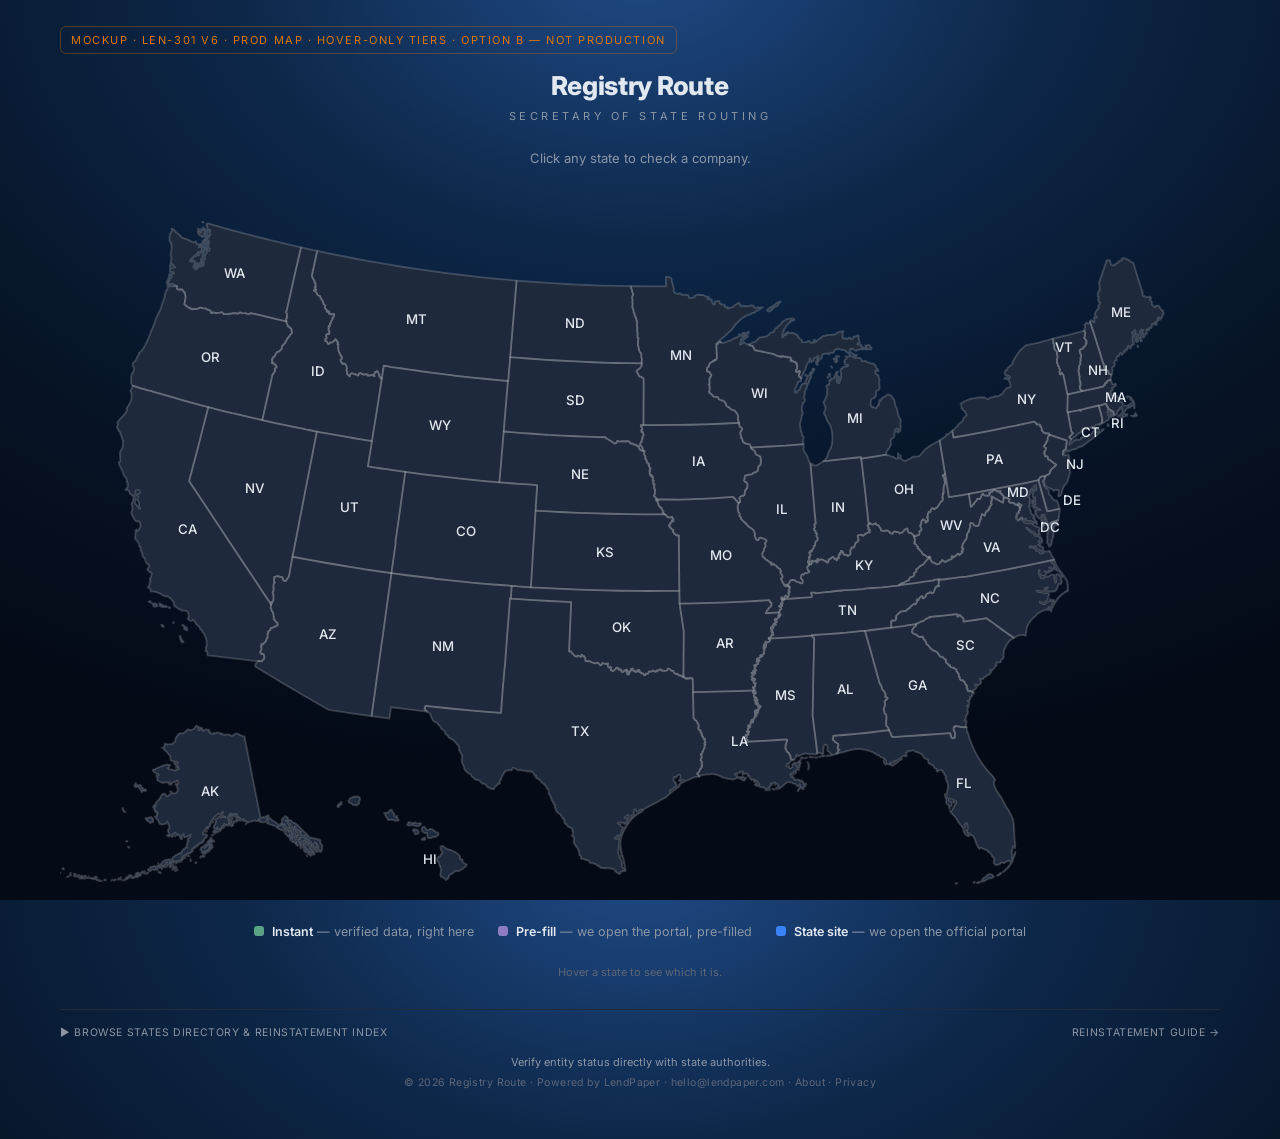
<file: design/registry-route-ux-v6.html>
<!DOCTYPE html>
<html lang="en">
<head>
<meta charset="UTF-8">
<meta name="viewport" content="width=device-width, initial-scale=1.0">
<title>Registry Route — UX v6 (LEN-301 · prod map + hover-tier + Option B)</title>
<link href="https://fonts.googleapis.com/css2?family=Inter:wght@400;500;600;700;800&display=swap" rel="stylesheet">
<script src="vendor/d3.v7.min.js"></script>
<script src="vendor/topojson-client.min.js"></script>
<style>
*,*::before,*::after{box-sizing:border-box;margin:0;padding:0}
:root{
  /* cool family: muted sage-green (softened to match the lavender) + lavender + action-blue */
  --instant:#5BA386; --prefill:#8F7CC2; --site:#3b82f6;
  --text:#e2e8f0; --muted:#8b96a5; --line:#232a3a;
}
html,body{height:100%}
body{font-family:'Inter',system-ui,sans-serif;color:var(--text);
  /* blue glow background, matching production */
  background:radial-gradient(1200px 820px at 50% -4%,#1f4a86 0%,#0d2748 34%,#071427 68%,#040a16 100%);
  min-height:100vh}
.wrap{max-width:1200px;margin:0 auto;padding:26px 20px 50px}
.mock-banner{font-size:11px;letter-spacing:.14em;text-transform:uppercase;color:#d97706;border:1px solid #d9770655;border-radius:6px;padding:6px 10px;display:inline-block;margin-bottom:16px}
h1{font-size:26px;font-weight:800;letter-spacing:-.01em;text-align:center}
.subtitle{text-align:center;font-size:11px;letter-spacing:.32em;color:var(--muted);margin-top:8px;text-transform:uppercase}

/* §10 Option B — pinned company strip (no global input bar) */
.cohead{max-width:600px;margin:18px auto 0;min-height:34px;display:flex;align-items:center;justify-content:center;gap:10px;flex-wrap:wrap}
.cohead .lead{font-size:13px;color:var(--muted)}
.pin{display:inline-flex;align-items:center;gap:9px;background:rgba(91,163,134,.18);border:1px solid #5BA38677;border-radius:999px;padding:7px 9px 7px 14px;font-size:14px;font-weight:600;color:#b8e2cf}
.pin .tag{font-size:9px;letter-spacing:.08em;color:#b8e2cf;border:1px solid #5BA38677;border-radius:4px;padding:1px 5px}
.pin .x{width:18px;height:18px;border-radius:999px;display:grid;place-items:center;color:#b8e2cf;font-size:11px;cursor:pointer}
.pin .x:hover{background:#ffffff22;color:#fff}
.cohead .change{background:none;border:0;color:var(--muted);font-size:11px;letter-spacing:.06em;cursor:pointer;text-decoration:underline}
.cohead .change:hover{color:var(--text)}

/* map */
.map-container{position:relative;width:100%;display:flex;justify-content:center;margin-top:10px}
#map-svg{width:100%;height:auto;max-width:1180px}
/* fills only at rest — uniform navy, no stroke (borders live in their own layer) */
.state-path{fill:#1e293b;stroke:none;cursor:pointer;transition:fill .18s ease, transform .2s cubic-bezier(.34,1.56,.64,1)}
/* HOVER + SELECTED reveal the tier color — the ONLY time states differ */
.state-hovered{transform:translateY(-2px)}
.state-hovered.t-instant,.state-selected.t-instant{fill:var(--instant)!important}
.state-hovered.t-prefill,.state-selected.t-prefill{fill:var(--prefill)!important}
.state-hovered.t-site,.state-selected.t-site{fill:var(--site)!important}
.state-border{fill:none;stroke:rgba(255,255,255,.18);stroke-width:1.5;stroke-linejoin:round;pointer-events:none}
.state-hover-stroke{fill:none;stroke:rgba(255,255,255,.9);stroke-width:3;stroke-linejoin:round;pointer-events:none}
.state-label{font-size:11px;font-weight:500;fill:var(--text);text-anchor:middle;dominant-baseline:central;cursor:pointer;pointer-events:auto;transition:all .2s ease}
.label-hovered{fill:#fff;font-weight:700}

/* legend / key — labels the 3 tier colors */
.legend{display:flex;gap:24px;justify-content:center;margin-top:14px;font-size:12.5px;color:var(--muted);flex-wrap:wrap}
.legend b{color:var(--text);font-weight:600}
.dot{display:inline-block;width:10px;height:10px;border-radius:3px;margin-right:8px;vertical-align:0}
.legend .hint{display:block;text-align:center;width:100%;color:#5e6678;font-size:11px;margin-top:2px}

/* §5/§6/§7 — floating popover */
.pop{position:absolute;width:300px;background:#101624;border:1px solid #2a3349;border-radius:14px;box-shadow:0 18px 50px #000a;z-index:30;font-size:13px}
.pop header{display:flex;align-items:center;gap:8px;padding:12px 14px;border-bottom:1px solid var(--line)}
.pop header .st{font-weight:700;font-size:14px;flex:1}
.badge{font-size:9px;letter-spacing:.1em;font-weight:700;border-radius:5px;padding:3px 6px}
.badge.instant{color:#b8e2cf;background:#5BA38629}
.badge.prefill{color:#c7baea;background:#8F7CC229}
.badge.site{color:#9DC1FF;background:#3b82f622}
.pop .close{background:none;border:0;color:var(--muted);font-size:15px;cursor:pointer;padding:2px 4px}
.pop .close:hover{color:var(--text)}
.pop .body{padding:13px 14px}
.pop p{color:#c3ccdb;line-height:1.45}
.prefill-chip{display:inline-block;margin-top:8px;font-size:10px;letter-spacing:.06em;color:#c7baea;border:1px solid #8F7CC255;border-radius:5px;padding:2px 7px}
.coentry{margin-top:11px}
.coentry .k{font-size:9px;letter-spacing:.12em;color:var(--muted);margin-bottom:6px}
.coentry input{width:100%;background:#0c1120;border:1px solid var(--line);border-radius:9px;color:var(--text);font:inherit;font-size:13px;padding:10px 12px;outline:none}
.coentry input:focus{border-color:var(--instant)}
.coentry .sub{font-size:10.5px;color:var(--muted);margin-top:6px}
.qbox{margin-top:10px;background:#0c1120;border:1px solid var(--line);border-radius:9px;padding:9px 11px}
.qbox .k{font-size:9px;letter-spacing:.12em;color:var(--muted)}
.qbox .v{font-weight:600;margin-top:3px}
.cta{display:block;width:100%;margin-top:12px;background:#2563EB;border:0;border-radius:9px;color:#fff;font:inherit;font-weight:700;font-size:13px;padding:11px;cursor:pointer}
.cta:hover{background:#3B82F6}
.fine{margin-top:8px;font-size:10.5px;color:var(--muted);line-height:1.4}
.bypass{display:block;text-align:center;margin-top:10px;font-size:11px;color:var(--muted);text-decoration:underline;text-underline-offset:2px;cursor:pointer;background:none;border:0;width:100%}
.bypass:hover{color:var(--text)}
.entity{margin-top:11px;background:#0c1120;border:1px solid var(--line);border-radius:10px;padding:11px}
.entity .nm{font-weight:700;display:flex;align-items:center;gap:8px}
.status{font-size:9px;font-weight:700;letter-spacing:.08em;border-radius:5px;padding:2px 6px}
.status.active{color:#b8e2cf;background:#5BA38629}
.grid2{display:grid;grid-template-columns:1fr 1fr;gap:8px 12px;margin-top:10px}
.grid2 .k,.addr .k{font-size:9px;letter-spacing:.1em;color:var(--muted)}
.grid2 .v,.addr .v{font-size:12px;margin-top:2px}
.addr{margin-top:10px}
.docs{margin-top:12px}
.docs .k{font-size:9px;letter-spacing:.12em;color:var(--muted);margin-bottom:7px}
.doc{display:flex;align-items:center;gap:8px;padding:6px 0;border-top:1px solid #1a2133}
.doc .nm2{flex:1;min-width:0}.doc .nm2 .t{font-size:12px}.doc .nm2 .m{font-size:10px;color:var(--muted);margin-top:1px}
.doc.unavail .t{text-decoration:line-through;opacity:.35}
.docbtn{font-size:10px;font-weight:700;letter-spacing:.05em;border-radius:6px;padding:5px 9px;border:0;cursor:pointer}
.docbtn.view{background:#1e3a6b;color:#9DC1FF}.docbtn.fee{background:#3a3550;color:#c7baea}
.scrapedate{margin-top:9px;font-size:10px;color:var(--muted)}
footer{margin-top:30px;display:flex;justify-content:space-between;font-size:10.5px;color:var(--muted);letter-spacing:.06em;flex-wrap:wrap;gap:10px;border-top:1px solid var(--line);padding-top:16px}
.disclaimer{text-align:center;font-size:11px;color:var(--muted);margin-top:16px}
.meta{text-align:center;font-size:10.5px;color:#5e6678;letter-spacing:.04em;margin-top:7px}
.meta a{color:#5e6678;text-decoration:none}.meta a:hover{color:var(--muted)}
</style>
</head>
<body>
<div class="wrap">
  <div class="mock-banner">Mockup · LEN-301 v6 · prod map · hover-only tiers · Option B — not production</div>
  <h1>Registry Route</h1>
  <div class="subtitle">Secretary of State Routing</div>

  <div class="cohead" id="cohead"><span class="lead">Click any state to check a company.</span></div>

  <div class="map-container" id="map-container">
    <svg id="map-svg" viewBox="0 0 960 600" preserveAspectRatio="xMidYMid meet">
      <g id="states-g"></g>
      <g id="borders-g"></g>
      <g id="hover-g"></g>
      <g id="labels-g"></g>
    </svg>
  </div>

  <div class="legend">
    <span><span class="dot" style="background:var(--instant)"></span><b>Instant</b> — verified data, right here</span>
    <span><span class="dot" style="background:var(--prefill)"></span><b>Pre-fill</b> — we open the portal, pre-filled</span>
    <span><span class="dot" style="background:var(--site)"></span><b>State site</b> — we open the official portal</span>
    <span class="hint">Hover a state to see which it is.</span>
  </div>

  <footer>
    <span>▶ BROWSE STATES DIRECTORY &amp; REINSTATEMENT INDEX</span>
    <span>REINSTATEMENT GUIDE →</span>
  </footer>
  <div class="disclaimer">Verify entity status directly with state authorities.</div>
  <div class="meta">© 2026 Registry Route · Powered by LendPaper · <a href="mailto:hello@lendpaper.com">hello@lendpaper.com</a> · <a href="#">About</a> · <a href="#">Privacy</a></div>
</div>

<script>
/* ---------- tier data (by abbr) ---------- */
const INSTANT = new Set(['CA','DE','NY','FL','TX']);
const PREFILL = new Set(['WA','AZ','CO','GA','IL','MI','NC','VA']);
function tierOf(a){ return INSTANT.has(a)?'instant':PREFILL.has(a)?'prefill':'site'; }
const FIPS={"01":"AL","02":"AK","04":"AZ","05":"AR","06":"CA","08":"CO","09":"CT","10":"DE","11":"DC","12":"FL","13":"GA","15":"HI","16":"ID","17":"IL","18":"IN","19":"IA","20":"KS","21":"KY","22":"LA","23":"ME","24":"MD","25":"MA","26":"MI","27":"MN","28":"MS","29":"MO","30":"MT","31":"NE","32":"NV","33":"NH","34":"NJ","35":"NM","36":"NY","37":"NC","38":"ND","39":"OH","40":"OK","41":"OR","42":"PA","44":"RI","45":"SC","46":"SD","47":"TN","48":"TX","49":"UT","50":"VT","51":"VA","53":"WA","54":"WV","55":"WI","56":"WY"};
const NAME={AL:"Alabama",AK:"Alaska",AZ:"Arizona",AR:"Arkansas",CA:"California",CO:"Colorado",CT:"Connecticut",DE:"Delaware",DC:"District of Columbia",FL:"Florida",GA:"Georgia",HI:"Hawaii",ID:"Idaho",IL:"Illinois",IN:"Indiana",IA:"Iowa",KS:"Kansas",KY:"Kentucky",LA:"Louisiana",ME:"Maine",MD:"Maryland",MA:"Massachusetts",MI:"Michigan",MN:"Minnesota",MS:"Mississippi",MO:"Missouri",MT:"Montana",NE:"Nebraska",NV:"Nevada",NH:"New Hampshire",NJ:"New Jersey",NM:"New Mexico",NY:"New York",NC:"North Carolina",ND:"North Dakota",OH:"Ohio",OK:"Oklahoma",OR:"Oregon",PA:"Pennsylvania",RI:"Rhode Island",SC:"South Carolina",SD:"South Dakota",TN:"Tennessee",TX:"Texas",UT:"Utah",VT:"Vermont",VA:"Virginia",WA:"Washington",WV:"West Virginia",WI:"Wisconsin",WY:"Wyoming"};
const labelOffsets={"VT":[-5,-10],"NH":[5,5],"MA":[15,-2],"RI":[10,8],"CT":[5,10],"NJ":[15,0],"DE":[20,2],"DC":[25,18],"MD":[-5,-8],"HI":[0,10],"FL":[10,0],"MI":[10,20]};
const abbr=d=>FIPS[String(d.id).padStart(2,'0')];

/* ---------- §10 Option B: one pinned company ---------- */
const EIN_RE=/^\d{2}-?\d{7}$/;
let company=null;
const coheadEl=document.getElementById('cohead');
function setCompany(raw){const t=raw.trim();if(!t)return;company={text:t,isEIN:EIN_RE.test(t)};renderHead();if(sel)openPop(sel);}
function clearCompany(){company=null;renderHead();if(sel)openPop(sel);}
function renderHead(){
  if(!company){coheadEl.innerHTML='<span class="lead">Click any state to check a company.</span>';return;}
  coheadEl.innerHTML=`<span class="lead">Checking</span>
    <span class="pin">${company.text}${company.isEIN?'<span class="tag">EIN</span>':''}<span class="x" id="unpin">✕</span></span>
    <button class="change" id="changeCo">change</button>`;
  document.getElementById('unpin').onclick=clearCompany;
  document.getElementById('changeCo').onclick=clearCompany;
}

/* ---------- map (production rendering) ---------- */
let path, sel=null, selFeat=null, featureByAbbr={};
d3.json('vendor/states-10m.json').then(us=>{
  const projection=d3.geoAlbersUsa().scale(1200).translate([480,300]);
  path=d3.geoPath().projection(projection);
  const features=topojson.feature(us,us.objects.states).features.filter(f=>abbr(f));
  features.forEach(f=>featureByAbbr[abbr(f)]=f);
  const gS=d3.select('#states-g'),gB=d3.select('#borders-g'),gH=d3.select('#hover-g'),gL=d3.select('#labels-g');

  gS.selectAll('path').data(features).enter().append('path')
    .attr('class',d=>'state-path t-'+tierOf(abbr(d)))
    .attr('id',d=>'path-'+abbr(d))
    .attr('d',path)
    .on('mouseenter',(e,d)=>hover(abbr(d),true))
    .on('mouseleave',(e,d)=>hover(abbr(d),false))
    .on('click',(e,d)=>{e.stopPropagation();const a=abbr(d);if(sel===a){closePop();return;}openPop(a);});

  gB.selectAll('path').data(features).enter().append('path').attr('class','state-border').attr('d',path);

  gL.selectAll('text').data(features).enter().append('text')
    .attr('class','state-label').attr('id',d=>'label-'+abbr(d)).text(d=>abbr(d))
    .attr('x',d=>{const c=path.centroid(d),o=labelOffsets[abbr(d)];return c[0]?c[0]+(o?o[0]:0):-1000;})
    .attr('y',d=>{const c=path.centroid(d),o=labelOffsets[abbr(d)];return c[1]?c[1]+(o?o[1]:0):-1000;})
    .on('mouseenter',(e,d)=>hover(abbr(d),true))
    .on('mouseleave',(e,d)=>hover(abbr(d),false))
    .on('click',(e,d)=>{e.stopPropagation();const a=abbr(d);if(sel===a){closePop();return;}openPop(a);});

  paintSelected();
});

function hover(a,on){
  d3.selectAll('.state-path').classed('state-hovered',false);
  d3.selectAll('.state-label').classed('label-hovered',false);
  d3.select('#hover-g').selectAll('.state-hover-stroke').remove();
  if(on){
    d3.select('#path-'+a).classed('state-hovered',true);
    d3.select('#label-'+a).raise().classed('label-hovered',true);
    const f=featureByAbbr[a];
    if(f)d3.select('#hover-g').append('path').attr('class','state-hover-stroke').attr('d',path(f));
  }
  if(!on)paintSelected();  // restore selected outline when leaving
}
function paintSelected(){
  d3.selectAll('.state-path').classed('state-selected',false);
  d3.select('#hover-g').selectAll('.state-sel-stroke').remove();
  if(sel){
    d3.select('#path-'+sel).classed('state-selected',true);
    const f=featureByAbbr[sel];
    if(f)d3.select('#hover-g').append('path').attr('class','state-hover-stroke state-sel-stroke').attr('d',path(f));
  }
}

/* ---------- popover ---------- */
function openPop(a){
  closePop(false);
  sel=a; selFeat=featureByAbbr[a]; paintSelected();
  const cont=document.getElementById('map-container'), svgEl=document.getElementById('map-svg');
  const sr=svgEl.getBoundingClientRect(), cr=cont.getBoundingClientRect();
  const scale=Math.min(sr.width/960,sr.height/600);
  const offX=sr.left+(sr.width-960*scale)/2, offY=sr.top+(sr.height-600*scale)/2;
  const c=path.centroid(selFeat);
  const px=offX+c[0]*scale-cr.left, py=offY+c[1]*scale-cr.top;
  const popW=300, flipH=px>cr.width*0.6;
  let left=flipH?px-popW-16:px+16; left=Math.max(6,Math.min(left,cr.width-popW-6));
  const top=Math.max(6,py-40);
  const pop=document.createElement('div');pop.className='pop';pop.id='pop';
  pop.style.left=left+'px';pop.style.top=top+'px';
  pop.innerHTML=popHTML(a);
  cont.appendChild(pop);
  pop.querySelector('.close').onclick=()=>closePop();
  const ci=pop.querySelector('#coEntry');
  if(ci){ci.focus();ci.addEventListener('keydown',e=>{if(e.key==='Enter')setCompany(ci.value);});}
}
function closePop(clear=true){const p=document.getElementById('pop');if(p)p.remove();if(clear){sel=null;selFeat=null;paintSelected();}}
document.body.addEventListener('click',e=>{if(!e.target.closest('.pop')&&!e.target.closest('.state-path')&&!e.target.closest('.state-label'))closePop();});
document.addEventListener('keydown',e=>{if(e.key==='Escape')closePop();});

/* ---------- popover content ---------- */
function entryBlock(){return `<div class="coentry"><div class="k">CHECK A COMPANY</div>
  <input id="coEntry" placeholder="Company name or EIN — press Enter" autocomplete="off">
  <div class="sub">Type once — it stays pinned as you click other states.</div></div>`;}
function popHTML(a){
  const name=NAME[a], t=tierOf(a), co=company;
  const labels={instant:'INSTANT',prefill:'PRE-FILL',site:'STATE SITE'};
  const head=`<header><span class="st">${name}</span><span class="badge ${t}">● ${labels[t]}</span><button class="close">✕</button></header>`;
  if(!co){
    const intro=t==='instant'?`Registry Route has verified data for ${name}. Add a company to pull its record instantly.`
      :t==='prefill'?`We'll open ${name}'s official search with your company pre-filled. Add one to continue.`
      :`We'll open ${name}'s official business search. Add a company to carry it over.`;
    return head+`<div class="body"><p>${intro}</p>${entryBlock()}</div>`;
  }
  if(t==='instant')return head+`<div class="body"><p>Registry Route already has verified data for ${name} — no need to visit the state site.</p>${entityCard(co,name)}</div>`;
  if(t==='prefill'){
    let b=`<p>We'll open ${name}'s official search with your company already filled in.</p><span class="prefill-chip">Pre-filled</span>`;
    b+=`<div class="qbox"><div class="k">WE'LL SEARCH FOR</div><div class="v">${co.text}</div></div>`;
    b+=`<button class="cta">OPEN ${a} SOS →</button><div class="fine">'${co.text}' will be pre-filled. Verify on the state site.</div>`;
    b+=`<button class="bypass">Skip — open ${a} SOS without pre-fill</button>`;
    return head+`<div class="body">${b}</div>`;
  }
  let b=`<p>We'll open ${name}'s official business search. Search by entity ${co.isEIN?'ID':'name or ID'} there.</p>`;
  b+=`<div class="qbox"><div class="k">${co.isEIN?'COPY ENTITY ID':'COPY TO PASTE'}</div><div class="v">${co.text}</div></div>`;
  b+=`<button class="cta">OPEN ${a} SOS →</button>`;
  return head+`<div class="body">${b}</div>`;
}
// (Instant tier intentionally has no bypass — the data is already here; nothing to skip to.)
function entityCard(co,state){
  let h=0;for(const ch of co.text)h=(h*31+ch.charCodeAt(0))>>>0;
  const num=co.isEIN?co.text.replace('-',''):String(2000000+h%7999999);
  const yr=2009+h%16,types=['LLC','Corporation','LP','Nonprofit Corp'];
  return `<div class="entity">
    <div class="nm">${co.isEIN?'Entity for EIN '+co.text:co.text} <span class="status active">● ACTIVE</span></div>
    <div class="grid2">
      <div><div class="k">ENTITY TYPE</div><div class="v">${types[h%4]}</div></div>
      <div><div class="k">FORMED</div><div class="v">Mar ${1+h%28}, ${yr}</div></div>
      <div><div class="k">ENTITY #</div><div class="v">${num}</div></div>
      <div><div class="k">REGISTERED AGENT</div><div class="v">Registered Agents Inc.</div></div>
    </div>
    <div class="addr"><div class="k">PRINCIPAL ADDRESS</div><div class="v">${100+h%899} Market St, Suite ${h%90+10} · ${state}</div></div>
    <div class="docs"><div class="k">AVAILABLE DOCUMENTS</div>
      <div class="doc"><span>📄</span><div class="nm2"><div class="t">Articles of Incorporation</div><div class="m">Filed Mar 15, ${yr} · 3 pages</div></div><button class="docbtn view">VIEW</button></div>
      <div class="doc"><span>📄</span><div class="nm2"><div class="t">Statement of Information</div><div class="m">Filed Jan 20, 2026 · 1 page</div></div><button class="docbtn view">VIEW</button></div>
      <div class="doc"><span>📄</span><div class="nm2"><div class="t">Certificate of Good Standing</div><div class="m">On demand · 1 page</div></div><button class="docbtn fee">GET · $5</button></div>
      <div class="doc unavail"><span>📄</span><div class="nm2"><div class="t">LLC Operating Agreement</div><div class="m">Not filed with state</div></div></div>
    </div>
    <div class="scrapedate">Data scraped 2026-05-01 · verify with state authorities</div>
  </div>`;
}
renderHead();
</script>
</body>
</html>
</file>
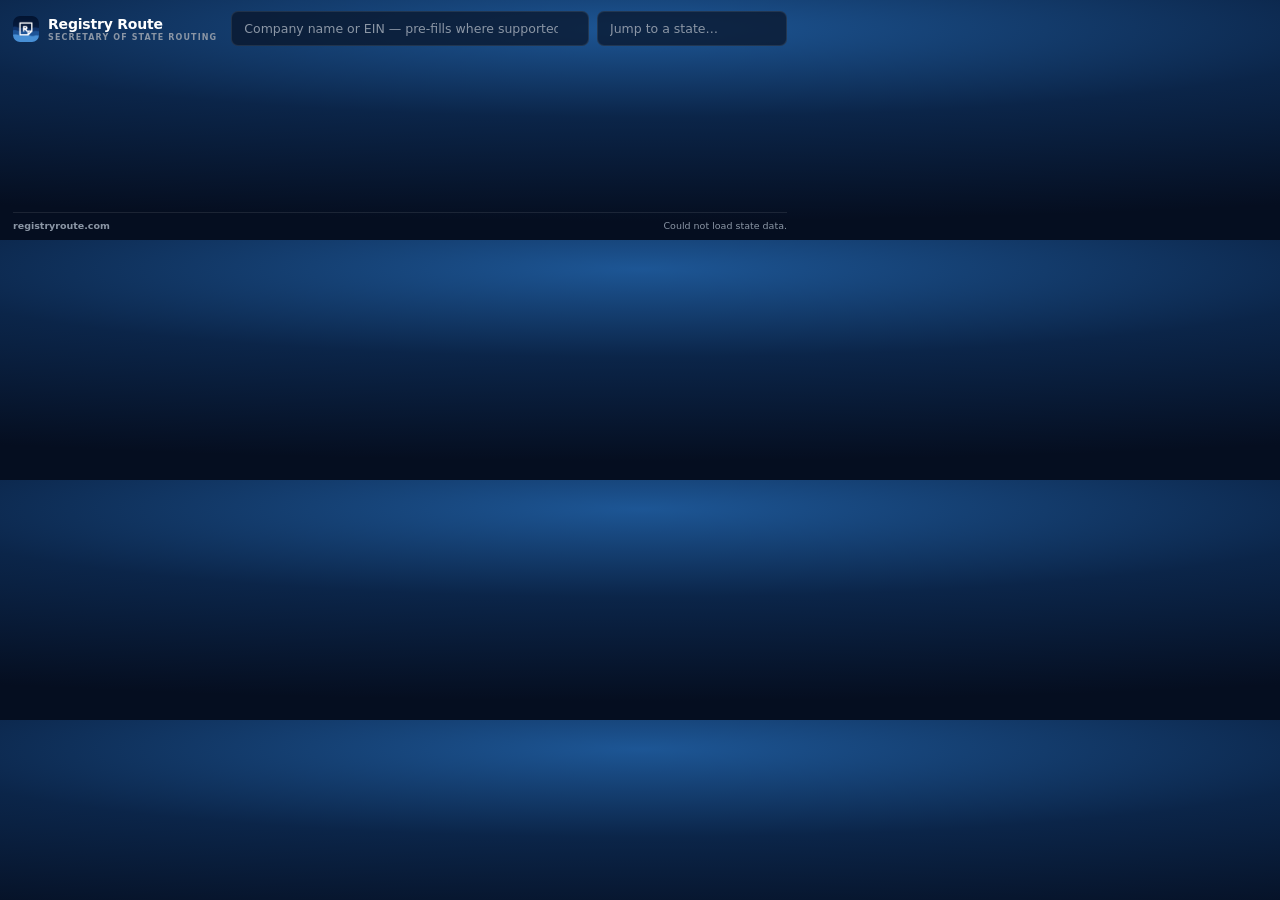
<file: extension/popup/popup.html>
<!doctype html>
<html lang="en">
<head>
  <meta charset="utf-8">
  <title>Registry Route</title>
  <link rel="stylesheet" href="popup.css">
</head>
<body>
  <header class="bar">
    <div class="brand">
      <img src="../icons/icon-32.png" alt="" class="brand-mark">
      <div>
        <div class="brand-title">Registry Route</div>
        <div class="brand-tagline">Secretary of State routing</div>
      </div>
    </div>

    <div class="bar-fields">
      <div class="field">
        <input id="query" type="text" autocomplete="off" spellcheck="false"
               placeholder="Company name or EIN — pre-fills where supported"
               aria-label="Company name or EIN">
        <button id="query-clear" class="clear" type="button" title="Clear" aria-label="Clear">&times;</button>
      </div>
      <div class="field field-jump">
        <input id="jump" type="text" autocomplete="off" spellcheck="false"
               placeholder="Jump to a state…" aria-label="Jump to a state"
               role="combobox" aria-expanded="false" aria-controls="map-svg">
      </div>
    </div>
  </header>

  <div id="found" class="found" hidden>
    <span class="found-label">On this page</span>
    <button id="found-name" class="found-name" type="button" title="Use this name"></button>
    <button id="found-dismiss" class="found-dismiss" type="button" aria-label="Dismiss">&times;</button>
  </div>

  <main class="stage">
    <svg id="map-svg" role="group" aria-label="United States — pick a state">
      <g id="states-g"></g>
      <g id="borders-g" aria-hidden="true"></g>
      <g id="hover-g" aria-hidden="true"></g>
      <g id="labels-g" aria-hidden="true"></g>
    </svg>
    <div id="callouts" class="callouts" role="group" aria-label="Smaller states"></div>
    <div id="card" class="card" hidden aria-live="polite"></div>
  </main>

  <footer class="foot">
    <a href="https://www.registryroute.com" target="_blank" rel="noopener noreferrer">registryroute.com</a>
    <span id="foot-status">Runs offline &middot; nothing is sent anywhere</span>
  </footer>

  <script src="us-map.js"></script>
  <script src="popup.js"></script>
</body>
</html>
</file>
<file: extension/popup/popup.css>
/* Registry Route popup — the site's map, in the toolbar. Palette and layering
   mirror registryroute.com; Inter is loaded from Google Fonts on the site, which
   a packaged offline extension can't do, so this falls back to the system stack. */
:root {
  --highlight: #3b82f6;
  --highlight-hi: #5b9bff;
  --sos-hover: #f87171;
  --text: #e8eef7;
  --muted: #8b96a5;
  --surf: rgba(9, 20, 40, 0.72);
  --surf-hi: rgba(20, 42, 78, 0.9);
  --border: rgba(255, 255, 255, 0.09);
  --state-fill: #1e293b;
  --good-text: #10b981;
  --good-bg: rgba(16, 185, 129, 0.15);
  --warn-text: #f59e0b;
  --warn-bg: rgba(245, 158, 11, 0.15);
  --bad-text: #ef4444;
  --bad-bg: rgba(239, 68, 68, 0.15);
}

*, *::before, *::after { box-sizing: border-box; margin: 0; padding: 0; }
[hidden] { display: none !important; }

body {
  width: 800px;
  padding: 11px 13px 9px;
  background:
    radial-gradient(125% 80% at 50% 12%, #1d5695 0%, #0b2549 46%, #050e20 100%),
    #050e20;
  color: var(--text);
  font-family: system-ui, -apple-system, BlinkMacSystemFont, 'Segoe UI', sans-serif;
  font-size: 13px;
  -webkit-font-smoothing: antialiased;
  overflow: hidden;
}

/* -------------------------------------------------------------------- bar */
.bar { display: flex; align-items: center; gap: 14px; margin-bottom: 9px; }

.brand { display: flex; align-items: center; gap: 9px; flex: none; }
.brand-mark { width: 26px; height: 26px; border-radius: 7px; display: block; }
.brand-title { font-size: 14px; font-weight: 700; letter-spacing: -0.2px; color: #fff; }
.brand-tagline {
  font-size: 8px; font-weight: 600; color: var(--muted);
  text-transform: uppercase; letter-spacing: 0.14em; margin-top: 1px;
}

.bar-fields { display: flex; gap: 8px; flex: 1; }
.field { position: relative; flex: 1; }
.field-jump { flex: 0 0 190px; }

.field input {
  width: 100%;
  padding: 9px 12px;
  background: var(--surf);
  border: 1px solid var(--border);
  border-radius: 7px;
  color: var(--text);
  font: inherit; font-size: 12.5px;
}
.field input::placeholder { color: var(--muted); }
/* One clean border on focus — no stacked ring. */
.field input:focus { outline: none; border-color: var(--highlight); }
#query { padding-right: 30px; }

.clear {
  position: absolute; right: 6px; top: 50%; transform: translateY(-50%);
  width: 20px; height: 20px;
  display: none; align-items: center; justify-content: center;
  background: none; border: 0; border-radius: 5px;
  color: var(--muted); font-size: 16px; line-height: 1; cursor: pointer;
}
.clear.show { display: flex; }
.clear:hover { color: var(--text); background: rgba(255, 255, 255, 0.08); }

/* ------------------------------------------------------------ found chip */
.found {
  display: flex; align-items: center; gap: 8px;
  margin-bottom: 8px; padding: 6px 10px;
  background: rgba(59, 130, 246, 0.12);
  border: 1px solid rgba(59, 130, 246, 0.4);
  border-radius: 7px;
}
.found-label {
  font-size: 8.5px; font-weight: 700; color: var(--highlight-hi);
  text-transform: uppercase; letter-spacing: 0.12em; flex: none;
}
.found-name {
  flex: 1; text-align: left;
  background: none; border: 0; padding: 0;
  color: #fff; font: inherit; font-size: 12.5px; font-weight: 600;
  cursor: pointer; text-overflow: ellipsis; overflow: hidden; white-space: nowrap;
}
.found-name:hover { text-decoration: underline; }
.found-dismiss {
  flex: none; width: 18px; height: 18px;
  display: flex; align-items: center; justify-content: center;
  background: none; border: 0; border-radius: 4px;
  color: var(--muted); font-size: 15px; line-height: 1; cursor: pointer;
}
.found-dismiss:hover { color: var(--text); background: rgba(255, 255, 255, 0.08); }

/* ------------------------------------------------------------------ map */
.stage { position: relative; display: flex; align-items: flex-start; gap: 8px; }
/* The map gets whatever is left after the callout gutter, so the column can
   never sit on top of the east-coast states. */
#map-svg { display: block; flex: 1; min-width: 0; height: auto; }

/* Fills only — NO stroke. A stroke on a fill path is centre-aligned and bleeds
   into the neighbouring state regardless of paint-order, so every border is
   drawn separately in #borders-g above these. */
.state-path {
  fill: var(--state-fill);
  stroke: none;
  cursor: pointer;
  transition: fill 0.18s ease, transform 0.18s cubic-bezier(0.34, 1.56, 0.64, 1);
}
.state-path:focus { outline: none; }
.state-hovered { fill: var(--highlight) !important; transform: translateY(-2px); }
.state-default { fill: #2f4a74; }

/* Border layer — stroke-only, above all fills, so no fill can clip a shared edge. */
.state-border {
  fill: none;
  stroke: rgba(255, 255, 255, 0.18);
  stroke-width: 1.2;
  stroke-linejoin: round;
  pointer-events: none;
}

/* Hover outline, above fills and borders so nothing can cover it.
   IMPORTANT: never give this a transform. The .state-border paths have none, so
   any translateY here floats the outline off the real boundary and produces a
   double line on horizontal edges and bold/thin variation around the state. The
   fill lift on .state-hovered is intentional and separate — the outline stays
   pinned to the actual border. Regressed twice on the site; see index.html. */
.state-hover-stroke {
  fill: none;
  stroke: rgba(255, 255, 255, 0.9);
  stroke-width: 2.4;
  stroke-linejoin: round;
  pointer-events: none;
}

.state-label {
  font-size: 9px; font-weight: 600;
  fill: rgba(255, 255, 255, 0.62);
  text-anchor: middle; dominant-baseline: central;
  pointer-events: none;
  transition: fill 0.15s ease;
}
.label-hovered { fill: #fff; font-weight: 700; }
.state-prefill { fill: rgba(147, 197, 253, 0.95); }

/* -------------------------------------------------------------- callouts */
.callouts {
  flex: none;
  display: flex; flex-direction: column; gap: 3px;
  padding-top: 2px;
}
.callout {
  width: 40px; padding: 4px 0;
  background: var(--surf);
  border: 1px solid var(--border);
  border-radius: 4px;
  color: var(--text);
  font: inherit; font-size: 10px; font-weight: 700; letter-spacing: 0.4px;
  text-align: center; cursor: pointer;
}
.callout:hover, .callout:focus-visible {
  outline: none;
  background: var(--highlight); border-color: var(--highlight); color: #fff;
}
.callout.is-default { border-color: var(--highlight); }
.callout.can-prefill { color: #93c5fd; }
.callout.can-prefill:hover { color: #fff; }

/* ------------------------------------------------------------ hover card */
.card {
  position: absolute;
  min-width: 190px; max-width: 250px;
  padding: 9px 11px;
  background: rgba(6, 16, 33, 0.97);
  border: 1px solid rgba(91, 155, 255, 0.45);
  border-radius: 8px;
  pointer-events: none;
  z-index: 5;
}
.card.interactive { pointer-events: auto; }
.card-head { display: flex; align-items: center; justify-content: space-between; gap: 8px; }
.card-name { font-size: 13px; font-weight: 700; color: #fff; }
.card-pin {
  flex: none; width: 20px; height: 20px;
  display: flex; align-items: center; justify-content: center;
  background: none; border: 0; border-radius: 4px;
  color: #4a5568; font-size: 12px; line-height: 1; cursor: pointer;
}
.card-pin:hover { color: var(--highlight); background: rgba(255, 255, 255, 0.08); }
.card-pin.on { color: var(--highlight); }

.card-tags { display: flex; flex-wrap: wrap; gap: 4px; margin-top: 6px; }
.tag {
  padding: 2px 6px; border-radius: 4px;
  font-size: 8.5px; font-weight: 700;
  text-transform: uppercase; letter-spacing: 0.04em;
}
.tag.good { color: var(--good-text); background: var(--good-bg); }
.tag.warn { color: var(--warn-text); background: var(--warn-bg); }
.tag.bad  { color: var(--bad-text);  background: var(--bad-bg); }
.tag.bolt { color: var(--highlight); background: rgba(59, 130, 246, 0.16); }

.card-steps {
  margin-top: 7px; padding-top: 7px;
  border-top: 1px solid var(--border);
  color: var(--muted); font-size: 10.5px; line-height: 1.5;
  white-space: pre-line;
  max-height: 96px; overflow-y: auto;
  /* Fade the last line rather than slicing it flat — a hard cut mid-sentence
     reads as a rendering bug, a fade reads as "there is more, scroll". */
  mask-image: linear-gradient(to bottom, #000 calc(100% - 14px), transparent 100%);
}
.card-steps-title {
  display: block; margin-bottom: 3px;
  color: var(--text); font-size: 8px; font-weight: 700;
  text-transform: uppercase; letter-spacing: 0.1em;
}
.card-hint {
  margin-top: 6px;
  color: var(--muted); font-size: 10px;
}

/* ----------------------------------------------------------------- foot */
.foot {
  display: flex; align-items: center; justify-content: space-between; gap: 8px;
  margin-top: 7px; padding-top: 7px;
  border-top: 1px solid var(--border);
  font-size: 9.5px; color: var(--muted);
}
.foot a { color: var(--muted); text-decoration: none; font-weight: 600; }
.foot a:hover { color: var(--highlight); }

.card-steps::-webkit-scrollbar { width: 7px; }
.card-steps::-webkit-scrollbar-thumb { background: rgba(255,255,255,0.14); border-radius: 4px; }
</file>
